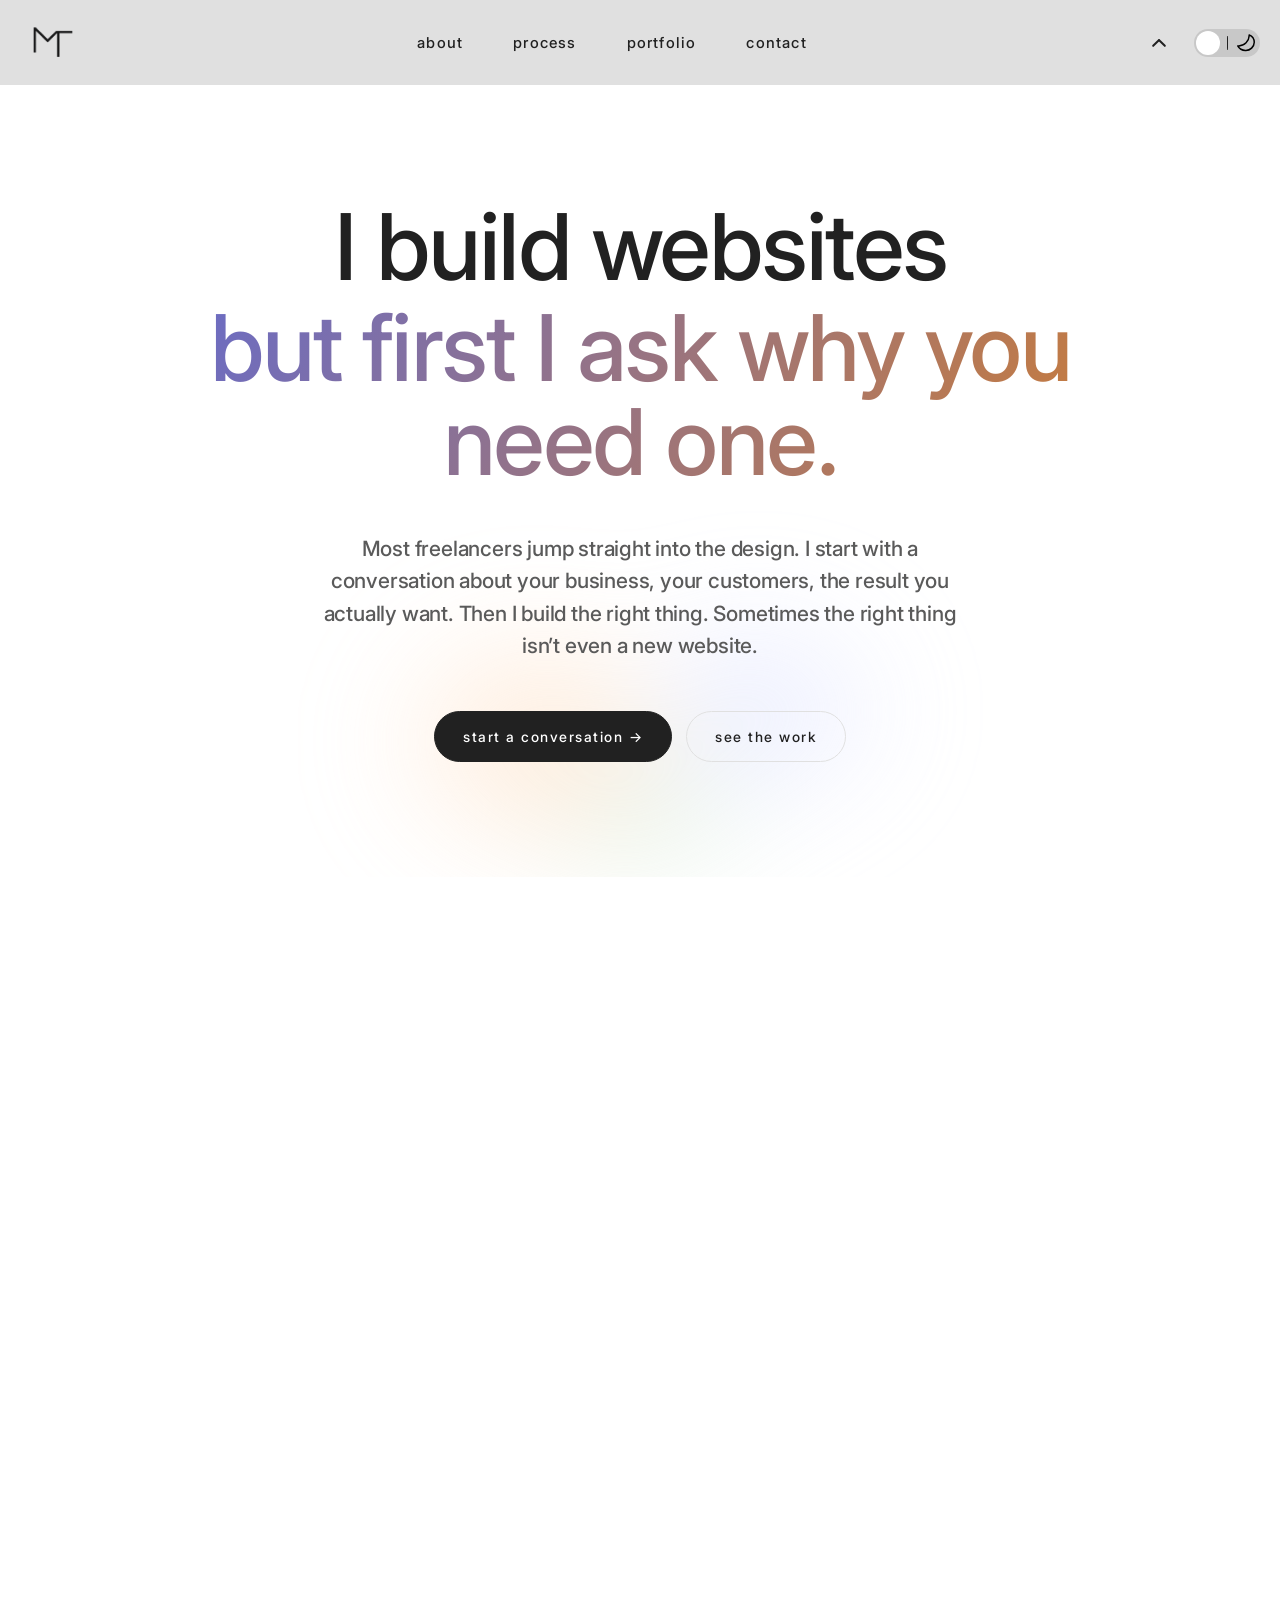
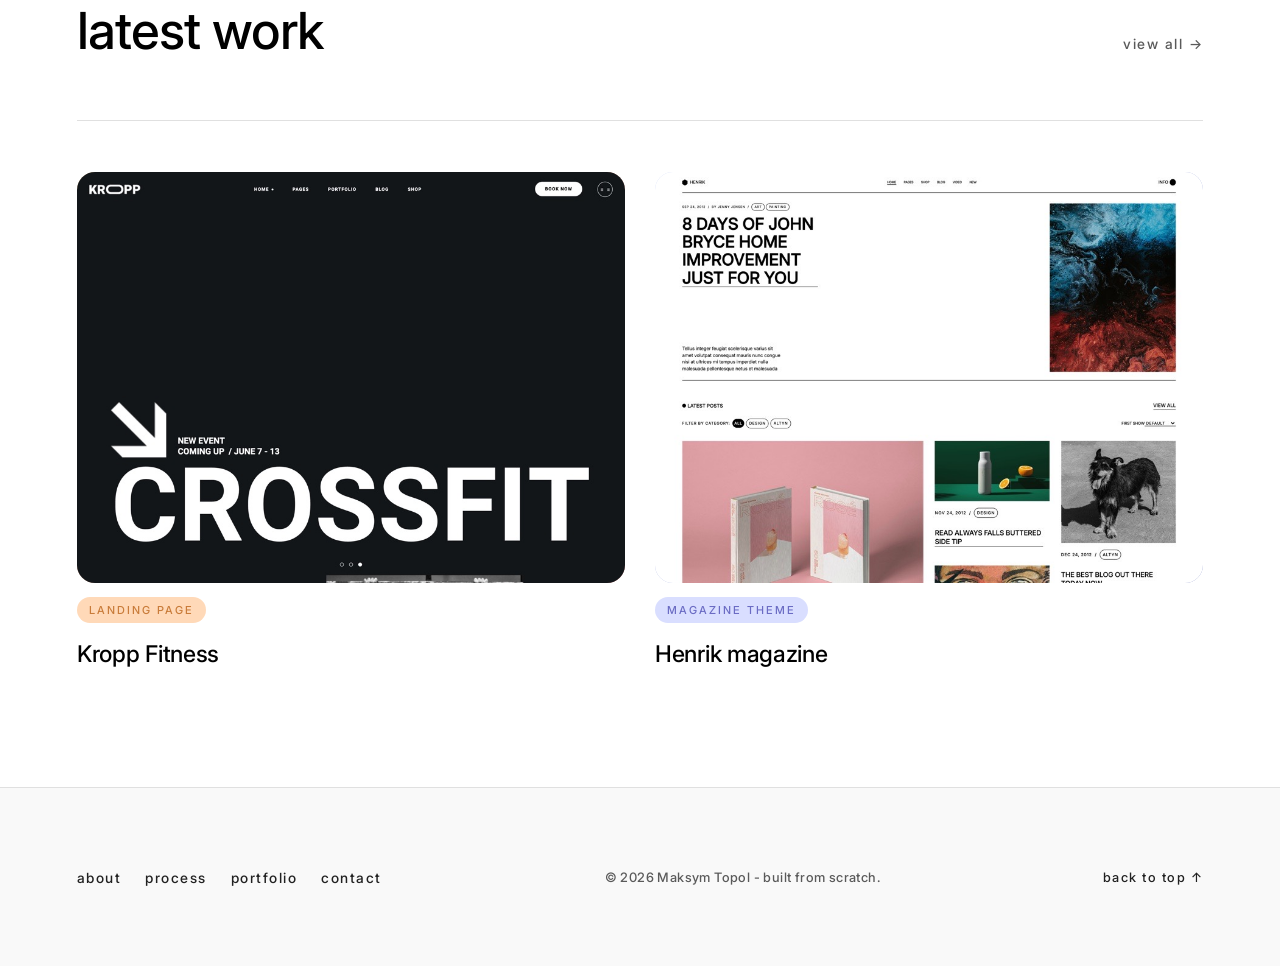
<file: index.html>
<!doctype html>
<html lang="en">
  <head>
    <meta charset="UTF-8" />
    <meta name="viewport" content="width=device-width, initial-scale=1.0" />
    <title>Maksym Topol - frontend developer</title>
    <meta
      name="description"
      content="Frontend developer who starts with your business problem, not the design. Websites for small businesses - and honest advice when you don't need one."
    />
    <link
      rel="preload"
      as="font"
      type="font/woff2"
      href="./fonts/transfonter.org-20250819-222520/Inter24pt-Medium.woff2"
      crossorigin
    />

    <link
      rel="preload"
      fetchpriority="high"
      as="image"
      href="icons/myLogo-icons/logo-black.png"
      type="image/png"
    />
    <link rel="icon" href="favicon.ico" />
    <link rel="icon" type="image/png" sizes="512x512" href="favicon-512.png" />
    <link rel="apple-touch-icon" href="apple-touch-icon.png" />

    <link rel="canonical" href="https://maksymtopol.com/" />
    <meta property="og:type" content="website" />
    <meta property="og:title" content="Maksym Topol - frontend developer" />
    <meta
      property="og:description"
      content="I build websites - but first I ask why you need one. Honest advice for small businesses."
    />
    <meta property="og:url" content="https://maksymtopol.com/" />
    <meta
      property="og:image"
      content="https://maksymtopol.com/images/og-image.jpg"
    />
    <meta name="twitter:card" content="summary_large_image" />

    <link rel="stylesheet" href="style.css" />
    <link rel="modulepreload" href="js-files/header/switch-header.js" />
    <link rel="modulepreload" href="js-files/header/language-dropdown-list.js" />
    <link rel="modulepreload" href="js-files/header/responsive-dropdown-list.js" />
    <link rel="modulepreload" href="js-files/body/skills-animation.js" />
    <link rel="modulepreload" href="js-files/body/scroll-reveal.js" />
    <link rel="modulepreload" href="js-files/body/work-lightbox.js" />
    <link rel="modulepreload" href="js-files/body/contact-form.js" />
    <link rel="modulepreload" href="js-files/i18n/i18n.js" />
    <link rel="modulepreload" href="js-files/i18n/translations.js" />
    <script type="application/ld+json">
      {
        "@context": "https://schema.org",
        "@type": "Person",
        "name": "Maksym Topol",
        "jobTitle": "Frontend Developer",
        "url": "https://maksymtopol.com/",
        "email": "mailto:maksym.prof@gmail.com",
        "sameAs": [
          "https://github.com/maksymtopol",
          "https://t.me/maksymtopol"
        ]
      }
    </script>
  </head>
  <body>
    <header class="header" id="header">
      <div class="header__adaptive-block"></div>
      <div class="header__block">
        <div class="hamburger" id="hamburger">
          <input
            type="checkbox"
            class="hamburger__input"
            id="hamburger-input"
          />
          <label
            for="hamburger-input"
            class="hamburger__label"
            id="hamburger-label"
          ></label>
        </div>
        <a href="index.html" class="link__header-logo">
          <img
            src="icons/myLogo-icons/logo-black.png"
            alt="Maksym Topol logo"
            class="img__header-logo"
            id="img-header-logo"
            width="65"
            height="65"
          />
        </a>
        <nav class="header__menu">
          <ul class="header__menu-list" id="header-menu-list">
            <li class="header__menu-item">
              <a
                href="about.html"
                class="header__menu-link"
                data-i18n="nav.about"
                >about</a
              >
            </li>
            <li class="header__menu-item">
              <a
                href="learn.html"
                class="header__menu-link"
                data-i18n="nav.learn"
                >process</a
              >
            </li>
            <li class="header__menu-item">
              <a
                href="portfolio.html"
                class="header__menu-link"
                data-i18n="nav.portfolio"
                >portfolio</a
              >
            </li>
            <li class="header__menu-item">
              <a
                href="contact.html"
                class="header__menu-link"
                data-i18n="nav.contact"
                >contact</a
              >
            </li>
          </ul>
        </nav>
        <div class="header__buttons" id="header-buttons">
          <div class="button__language">
            <input
              type="checkbox"
              class="button__language-dropdown"
              id="button-language-dropdown"
            />
            <label
              for="button-language-dropdown"
              class="label__language-dropdown"
            ></label>
          </div>
          <div class="language__block-content" id="language-block-content">
            <ul
              class="language__block-content-list"
              id="language-block-content-list"
            >
              <li class="language__block-content-item disabled" data-lang="en">
                EN
              </li>
              <li class="language__block-content-item" data-lang="fr">
                <a href="#" class="language__block-content-link">FR</a>
              </li>
              <li class="language__block-content-item" data-lang="ua">
                <a href="#" class="language__block-content-link">UA</a>
              </li>
              <li class="language__block-content-item" data-lang="ru">
                <a href="#" class="language__block-content-link">RU</a>
              </li>
            </ul>
          </div>
          <div class="theme__switch">
            <input
              type="checkbox"
              class="theme__switch-checkbox"
              id="theme-switch-checkbox"
            />
            <label class="theme__switch-label" for="theme-switch-checkbox">
              <span class="theme__switch-icon theme__switch-icon-sun">
                <svg
                  xmlns="http://www.w3.org/2000/svg"
                  width="20px"
                  height="55px"
                  viewBox="0 -2 24 24"
                  fill="#212121"
                >
                  <path
                    d="M12 3V4M12 20V21M4 12H3M6.31412 6.31412L5.5 5.5M17.6859 6.31412L18.5 5.5M6.31412 17.69L5.5 18.5001M17.6859 17.69L18.5 18.5001M21 12H20M16 12C16 14.2091 14.2091 16 12 16C9.79086 16 8 14.2091 8 12C8 9.79086 9.79086 8 12 8C14.2091 8 16 9.79086 16 12Z"
                    stroke="#000000"
                    stroke-width="2"
                    stroke-linecap="round"
                    stroke-linejoin="round"
                  />
                </svg>
              </span>
              <span class="theme__switch-icon theme__switch-icon-moon">
                <svg
                  xmlns="http://www.w3.org/2000/svg"
                  fill="#212121"
                  width="18px"
                  height="45px"
                  viewBox="0 -1 16 16"
                >
                  <path
                    d="M11.47 2.18a6.49 6.49 0 0 1 3.22 5.5 6.84 6.84 0 0 1-7.08 6.55 7.42 7.42 0 0 1-3.82-1 7 7 0 0 1-1.9-1.65 9.47 9.47 0 0 0 3.34-.74 9.92 9.92 0 0 0 3.3-2.24 10 10 0 0 0 2.94-6.42M10.82.45a.66.66 0 0 0-.66.69 8.63 8.63 0 0 1-2.55 6.54 8.68 8.68 0 0 1-6.09 2.57H.66a.66.66 0 0 0-.58 1 8.45 8.45 0 0 0 7.53 4.39A8.15 8.15 0 0 0 16 7.68 7.85 7.85 0 0 0 11.07.51a.61.61 0 0 0-.25-.06z"
                  />
                </svg>
              </span>
              <div class="theme__switch-ball"></div>
            </label>
          </div>
        </div>
      </div>
    </header>
    <main class="main" id="main">
      <section class="intro" id="intro-section">
        <div class="intro__halo" aria-hidden="true"></div>
        <div class="intro__content">
          <h1 class="intro__title">
            <span class="intro__title-line" data-i18n="intro.titleA"
              >I build websites</span
            >
            <span
              class="intro__title-line intro__title-line--accent"
              data-i18n="intro.titleB"
              >but first I ask why you need one.</span
            >
          </h1>
          <p class="intro__lead" data-i18n="intro.lead">
            Most freelancers jump straight into the design. I start with a
            conversation about your business, your customers, the result you
            actually want. Then I build the right thing. Sometimes the right
            thing isn't even a new website.
          </p>
          <div class="intro__actions">
            <a
              href="contact.html"
              class="intro__cta"
              data-i18n="intro.ctaPrimary"
              >start a conversation →</a
            >
            <a
              href="portfolio.html"
              class="intro__cta intro__cta--ghost"
              data-i18n="intro.ctaSecondary"
              >see the work</a
            >
          </div>
        </div>
      </section>
      <section class="skills" id="skills-section">
        <div class="skills__container">
          <a href="learn.html">
            <div class="skills__approach">
              <span
                class="skills__approach-title"
                data-i18n="skills.approachTitle"
                >the difference</span
              >
              <span
                class="skills__approach-chip skills__approach-chip-1"
                data-i18n="skills.approach1"
                >I ask first</span
              >
              <span
                class="skills__approach-chip skills__approach-chip-2"
                data-i18n="skills.approach2"
                >your business, not just a site</span
              >
              <span
                class="skills__approach-chip skills__approach-chip-3"
                data-i18n="skills.approach3"
                >honest advice</span
              >
            </div>
          </a>
          <a href="about.html#about-group">
            <div class="skills__stack">
              <span class="skills__stack-title" data-i18n="skills.stackTitle"
                >my stack</span
              >
              <img
                src="icons/body-icons/html-icon.png"
                alt="HTML icon"
                class="skills__stack-icon-html"
                width="100"
                height="100"
              />
              <img
                src="icons/body-icons/css-icon.png"
                alt="CSS icon"
                class="skills__stack-icon-css"
                width="86"
                height="86"
              />
              <img
                src="icons/body-icons/js-logo.png"
                alt="JavaScript icon"
                class="skills__stack-icon-js"
                width="86"
                height="86"
              />
              <img
                src="icons/body-icons/wp-icon.png"
                alt="WordPress icon"
                class="skills__stack-icon-wp"
                width="86"
                height="86"
              />
              <img
                src="icons/body-icons/react-icon.png"
                alt="React icon"
                class="skills__stack-icon-react"
                width="86"
                height="86"
              />
              <img
                src="icons/body-icons/sass-icon.png"
                alt="Sass icon"
                class="skills__stack-icon-sass"
                width="86"
                height="86"
              />
            </div>
          </a>
        </div>
      </section>
      <section class="latest" id="latest-section">
        <header class="latest__header" data-reveal="up">
          <h2 class="latest__title" data-i18n="latest.title">latest work</h2>
          <a href="portfolio.html" class="latest__more" data-i18n="latest.more"
            >view all →</a
          >
        </header>
        <div class="latest__grid">
          <a
            href="portfolio.html#kropp"
            class="latest__card"
            data-reveal="up"
          >
            <div class="latest__thumb latest__thumb--1">
              <img
                class="latest__shot"
                src="images/work/kropp-thumb.jpg"
                alt="Kropp Fitness - fitness landing page"
                width="900"
                height="675"
                loading="lazy"
              />
            </div>
            <span class="latest__category" data-i18n="latest.proj1.cat"
              >Landing page</span
            >
            <h3 class="latest__name" data-i18n="latest.proj1.name">
              Kropp Fitness
            </h3>
          </a>
          <a
            href="portfolio.html#magazine"
            class="latest__card"
            data-reveal="up"
          >
            <div class="latest__thumb latest__thumb--2">
              <img
                class="latest__shot"
                src="images/work/magazine-thumb.jpg"
                alt="Henrik magazine - editorial magazine layout"
                width="900"
                height="675"
                loading="lazy"
              />
            </div>
            <span class="latest__category" data-i18n="latest.proj2.cat"
              >Magazine theme</span
            >
            <h3 class="latest__name" data-i18n="latest.proj2.name">
              Henrik magazine
            </h3>
          </a>
        </div>
      </section>
    </main>
    <footer class="footer" id="footer">
      <div class="footer__inner">
        <ul class="footer__menu">
          <li><a href="about.html" class="header__menu-link" data-i18n="nav.about">about</a></li>
          <li><a href="learn.html" class="header__menu-link" data-i18n="nav.learn">process</a></li>
          <li>
            <a href="portfolio.html" class="header__menu-link" data-i18n="nav.portfolio">portfolio</a>
          </li>
          <li><a href="contact.html" class="header__menu-link" data-i18n="nav.contact">contact</a></li>
        </ul>
        <p class="footer__copy" data-i18n="footer.copy">
          © 2026 Maksym Topol - built from scratch.
        </p>
        <a href="#header" class="footer__top" data-i18n="footer.top"
          >back to top ↑</a
        >
      </div>
    </footer>
    <script src="script.js" type="module"></script>
  </body>
</html>
</file>
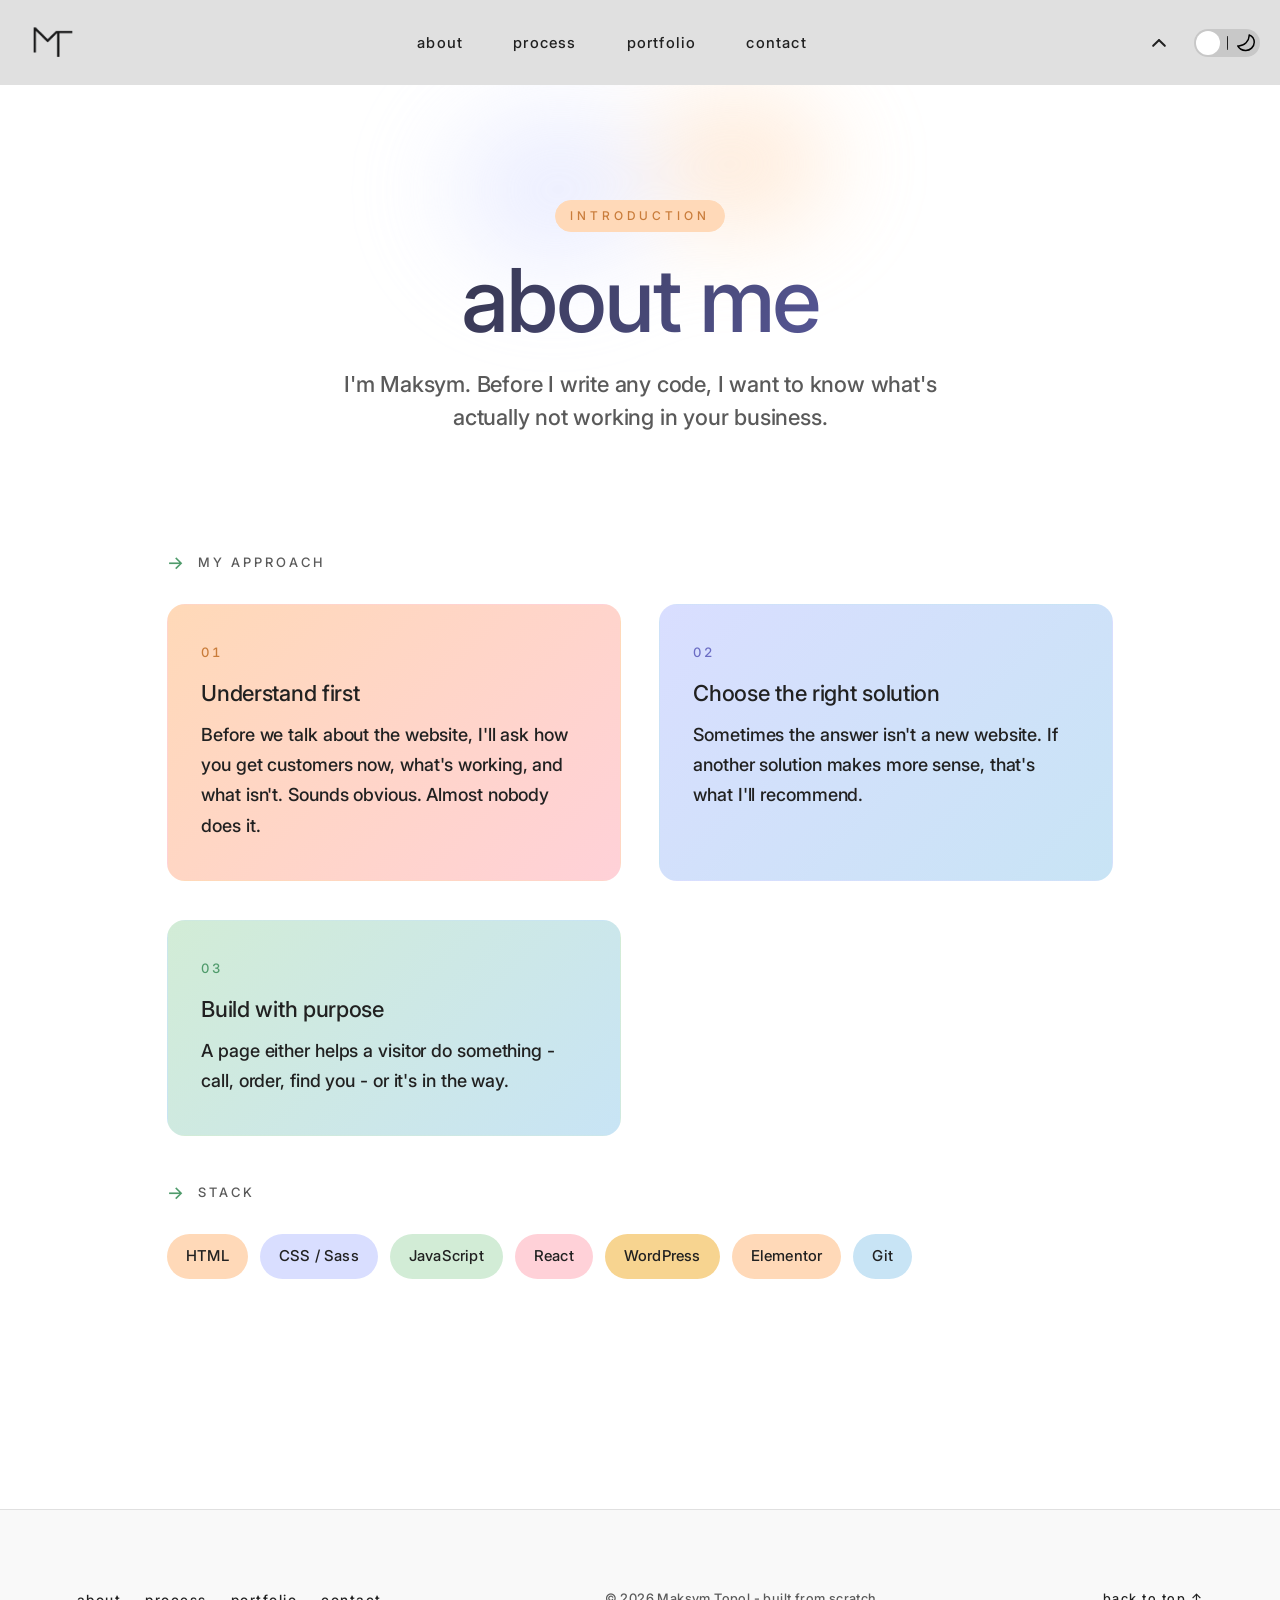
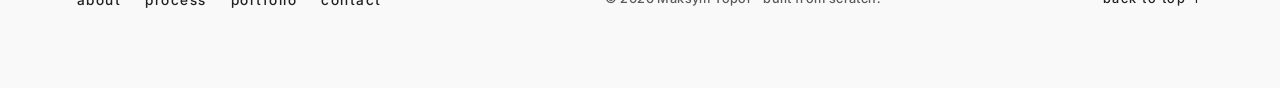
<file: about.html>
<!doctype html>
<html lang="en">
  <head>
    <meta charset="UTF-8" />
    <meta name="viewport" content="width=device-width, initial-scale=1.0" />
    <title>About - Maksym Topol</title>
    <meta
      name="description"
      content="I'm Maksym Topol. Before writing any code, I find out what's actually not working in your business."
    />
    <link
      rel="preload"
      as="font"
      type="font/woff2"
      href="./fonts/transfonter.org-20250819-222520/Inter24pt-Medium.woff2"
      crossorigin
    />

    <link
      rel="preload"
      fetchpriority="high"
      as="image"
      href="icons/myLogo-icons/logo-black.png"
      type="image/png"
    />
    <link rel="icon" href="favicon.ico" />
    <link rel="icon" type="image/png" sizes="512x512" href="favicon-512.png" />
    <link rel="apple-touch-icon" href="apple-touch-icon.png" />

    <link rel="canonical" href="https://maksymtopol.com/about.html" />
    <meta property="og:type" content="website" />
    <meta property="og:title" content="About - Maksym Topol" />
    <meta
      property="og:description"
      content="I'm Maksym Topol. Before writing any code, I find out what's actually not working in your business."
    />
    <meta property="og:url" content="https://maksymtopol.com/about.html" />
    <meta
      property="og:image"
      content="https://maksymtopol.com/images/og-image.jpg"
    />
    <meta name="twitter:card" content="summary_large_image" />

    <link rel="stylesheet" href="style.css" />
    <link rel="modulepreload" href="js-files/header/switch-header.js" />
    <link rel="modulepreload" href="js-files/header/language-dropdown-list.js" />
    <link rel="modulepreload" href="js-files/header/responsive-dropdown-list.js" />
    <link rel="modulepreload" href="js-files/body/skills-animation.js" />
    <link rel="modulepreload" href="js-files/body/scroll-reveal.js" />
    <link rel="modulepreload" href="js-files/body/work-lightbox.js" />
    <link rel="modulepreload" href="js-files/body/contact-form.js" />
    <link rel="modulepreload" href="js-files/i18n/i18n.js" />
    <link rel="modulepreload" href="js-files/i18n/translations.js" />
  </head>
  <body>
    <header class="header" id="header">
      <div class="header__adaptive-block"></div>
      <div class="header__block">
        <div class="hamburger" id="hamburger">
          <input
            type="checkbox"
            class="hamburger__input"
            id="hamburger-input"
          />
          <label
            for="hamburger-input"
            class="hamburger__label"
            id="hamburger-label"
          ></label>
        </div>
        <a href="index.html" class="link__header-logo">
          <img
            src="icons/myLogo-icons/logo-black.png"
            alt="Maksym Topol logo"
            class="img__header-logo"
            id="img-header-logo"
            width="65"
            height="65"
          />
        </a>
        <nav class="header__menu">
          <ul class="header__menu-list" id="header-menu-list">
            <li class="header__menu-item">
              <a
                href="about.html"
                class="header__menu-link"
                data-i18n="nav.about"
                >about</a
              >
            </li>
            <li class="header__menu-item">
              <a
                href="learn.html"
                class="header__menu-link"
                data-i18n="nav.learn"
                >process</a
              >
            </li>
            <li class="header__menu-item">
              <a
                href="portfolio.html"
                class="header__menu-link"
                data-i18n="nav.portfolio"
                >portfolio</a
              >
            </li>
            <li class="header__menu-item">
              <a
                href="contact.html"
                class="header__menu-link"
                data-i18n="nav.contact"
                >contact</a
              >
            </li>
          </ul>
        </nav>
        <div class="header__buttons" id="header-buttons">
          <div class="button__language">
            <input
              type="checkbox"
              class="button__language-dropdown"
              id="button-language-dropdown"
            />
            <label
              for="button-language-dropdown"
              class="label__language-dropdown"
            ></label>
          </div>
          <div class="language__block-content" id="language-block-content">
            <ul
              class="language__block-content-list"
              id="language-block-content-list"
            >
              <li class="language__block-content-item disabled" data-lang="en">
                EN
              </li>
              <li class="language__block-content-item" data-lang="fr">
                <a href="#" class="language__block-content-link">FR</a>
              </li>
              <li class="language__block-content-item" data-lang="ua">
                <a href="#" class="language__block-content-link">UA</a>
              </li>
              <li class="language__block-content-item" data-lang="ru">
                <a href="#" class="language__block-content-link">RU</a>
              </li>
            </ul>
          </div>
          <div class="theme__switch">
            <input
              type="checkbox"
              class="theme__switch-checkbox"
              id="theme-switch-checkbox"
            />
            <label class="theme__switch-label" for="theme-switch-checkbox">
              <span class="theme__switch-icon theme__switch-icon-sun">
                <svg
                  xmlns="http://www.w3.org/2000/svg"
                  width="20px"
                  height="55px"
                  viewBox="0 -2 24 24"
                  fill="#212121"
                >
                  <path
                    d="M12 3V4M12 20V21M4 12H3M6.31412 6.31412L5.5 5.5M17.6859 6.31412L18.5 5.5M6.31412 17.69L5.5 18.5001M17.6859 17.69L18.5 18.5001M21 12H20M16 12C16 14.2091 14.2091 16 12 16C9.79086 16 8 14.2091 8 12C8 9.79086 9.79086 8 12 8C14.2091 8 16 9.79086 16 12Z"
                    stroke="#000000"
                    stroke-width="2"
                    stroke-linecap="round"
                    stroke-linejoin="round"
                  />
                </svg>
              </span>
              <span class="theme__switch-icon theme__switch-icon-moon">
                <svg
                  xmlns="http://www.w3.org/2000/svg"
                  fill="#212121"
                  width="18px"
                  height="45px"
                  viewBox="0 -1 16 16"
                >
                  <path
                    d="M11.47 2.18a6.49 6.49 0 0 1 3.22 5.5 6.84 6.84 0 0 1-7.08 6.55 7.42 7.42 0 0 1-3.82-1 7 7 0 0 1-1.9-1.65 9.47 9.47 0 0 0 3.34-.74 9.92 9.92 0 0 0 3.3-2.24 10 10 0 0 0 2.94-6.42M10.82.45a.66.66 0 0 0-.66.69 8.63 8.63 0 0 1-2.55 6.54 8.68 8.68 0 0 1-6.09 2.57H.66a.66.66 0 0 0-.58 1 8.45 8.45 0 0 0 7.53 4.39A8.15 8.15 0 0 0 16 7.68 7.85 7.85 0 0 0 11.07.51a.61.61 0 0 0-.25-.06z"
                  />
                </svg>
              </span>
              <div class="theme__switch-ball"></div>
            </label>
          </div>
        </div>
      </div>
    </header>
    <main class="main" id="main">
      <section class="about" id="about-section">
        <div class="about__halo" aria-hidden="true"></div>

        <header class="about__intro" data-reveal="up">
          <span class="about__eyebrow" data-i18n="about.eyebrow"
            >introduction</span
          >
          <h1 class="about__title" data-i18n="about.title">about me</h1>
          <p class="about__lead" data-i18n="about.lead">
            I'm Maksym. Before I write any code, I want to know what's actually
            not working in your business.
          </p>
        </header>

        <h2 class="about__group-title about__approach-title" data-reveal="up">
          <span class="about__group-arrow" aria-hidden="true">→</span>
          <span data-i18n="about.approachTitle">my approach</span>
        </h2>

        <div class="about__story">
          <article class="about__card about__card--peach" data-reveal="left">
            <span class="about__card-num">01</span>
            <h3 class="about__card-title" data-i18n="about.card1Title">
              Understand first
            </h3>
            <p class="about__card-text" data-i18n="about.card1Body">
              Before we talk about the website, I'll ask how you get customers
              now, what's working, and what isn't. Sounds obvious. Almost
              nobody does it.
            </p>
          </article>
          <article
            class="about__card about__card--lavender"
            data-reveal="right"
          >
            <span class="about__card-num">02</span>
            <h3 class="about__card-title" data-i18n="about.card2Title">
              Choose the right solution
            </h3>
            <p class="about__card-text" data-i18n="about.card2Body">
              Sometimes the answer isn't a new website. If another solution
              makes more sense, that's what I'll recommend.
            </p>
          </article>
          <article class="about__card about__card--sage" data-reveal="left">
            <span class="about__card-num">03</span>
            <h3 class="about__card-title" data-i18n="about.card3Title">
              Build with purpose
            </h3>
            <p class="about__card-text" data-i18n="about.card3Body">
              A page either helps a visitor do something - call, order, find
              you - or it's in the way.
            </p>
          </article>
        </div>

        <section class="about__group" id="about-group" data-reveal="left">
          <h2 class="about__group-title">
            <span class="about__group-arrow" aria-hidden="true">→</span>
            <span data-i18n="about.skillsTitle">stack</span>
          </h2>
          <ul class="about__chips">
            <li class="about__chip about__chip--c1">HTML</li>
            <li class="about__chip about__chip--c2">CSS / Sass</li>
            <li class="about__chip about__chip--c3">JavaScript</li>
            <li class="about__chip about__chip--c4">React</li>
            <li class="about__chip about__chip--c5">WordPress</li>
            <li class="about__chip about__chip--c1">Elementor</li>
            <li class="about__chip about__chip--c6">Git</li>
          </ul>
        </section>

      </section>
    </main>
    <footer class="footer" id="footer">
      <div class="footer__inner">
        <ul class="footer__menu">
          <li><a href="about.html" class="header__menu-link" data-i18n="nav.about">about</a></li>
          <li><a href="learn.html" class="header__menu-link" data-i18n="nav.learn">process</a></li>
          <li>
            <a href="portfolio.html" class="header__menu-link" data-i18n="nav.portfolio">portfolio</a>
          </li>
          <li><a href="contact.html" class="header__menu-link" data-i18n="nav.contact">contact</a></li>
        </ul>
        <p class="footer__copy" data-i18n="footer.copy">
          © 2026 Maksym Topol - built from scratch.
        </p>
        <a href="#header" class="footer__top" data-i18n="footer.top"
          >back to top ↑</a
        >
      </div>
    </footer>
    <script src="script.js" type="module"></script>
  </body>
</html>
</file>
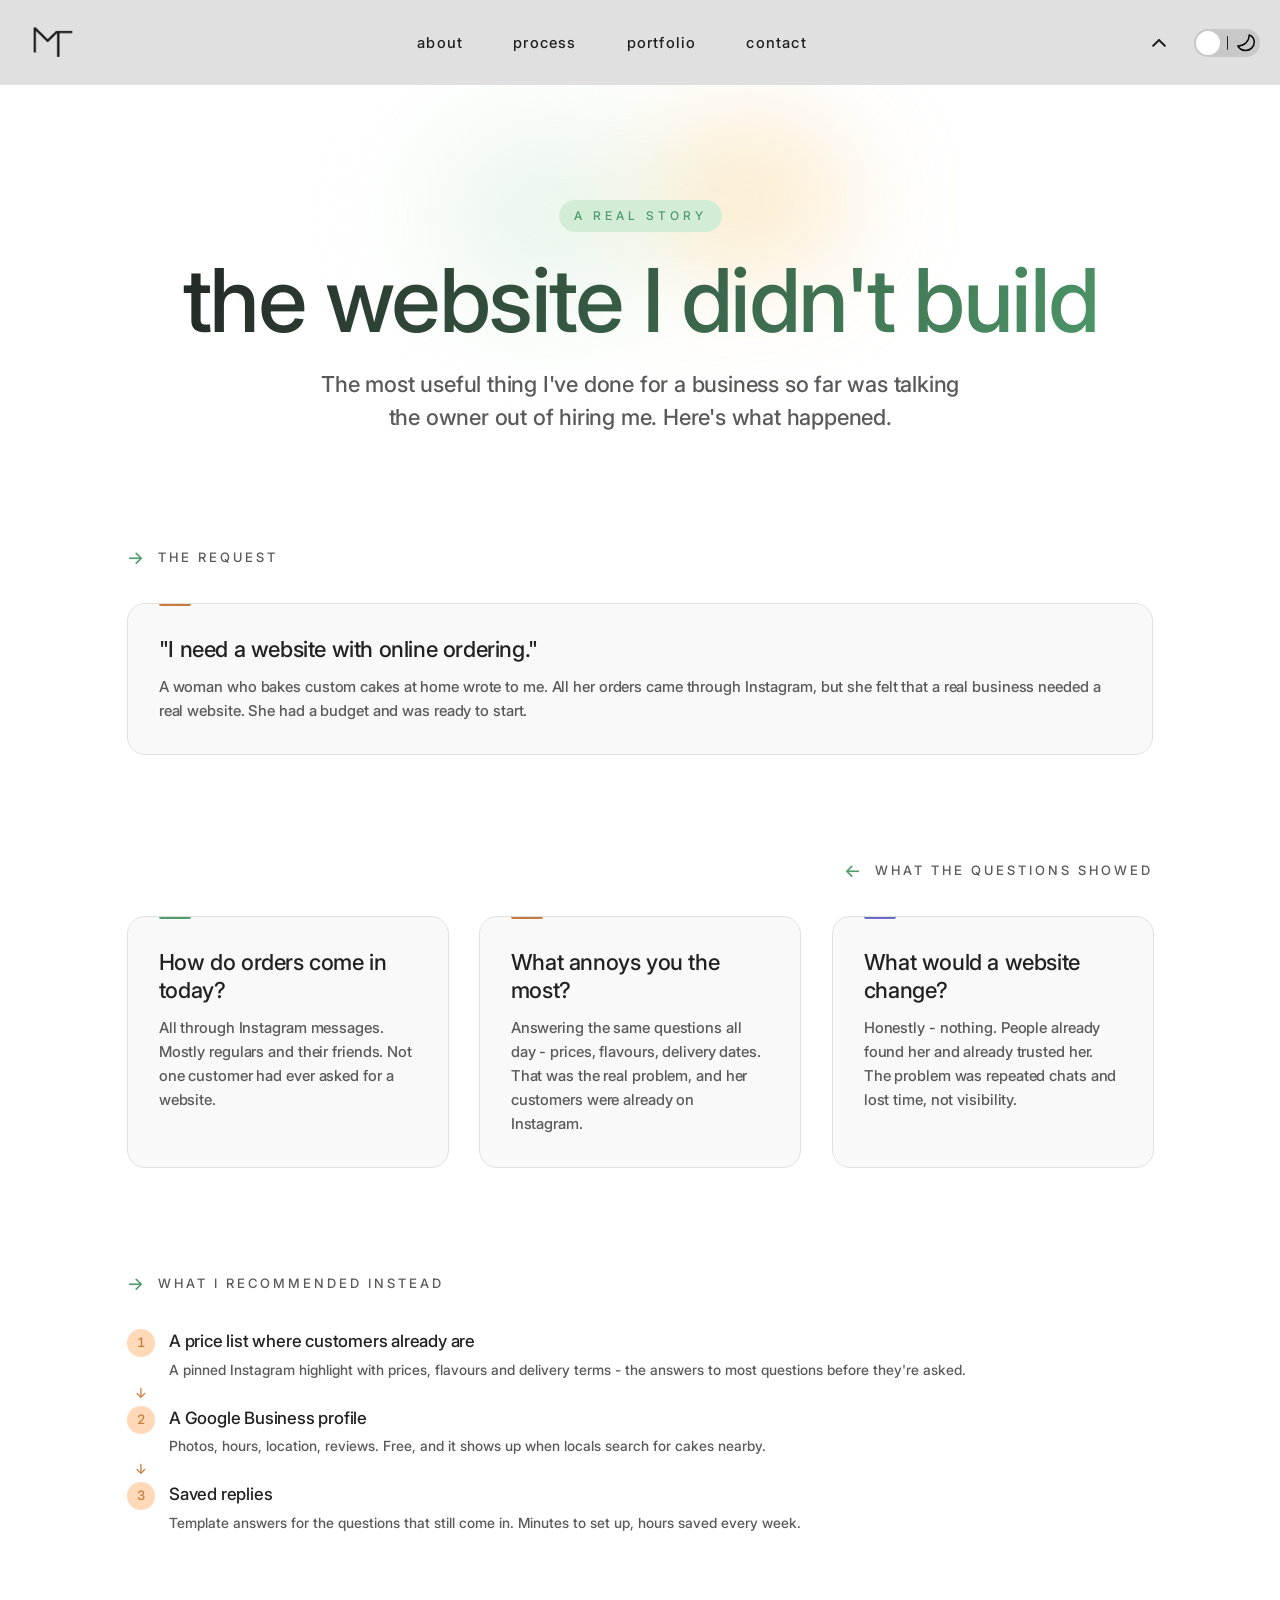
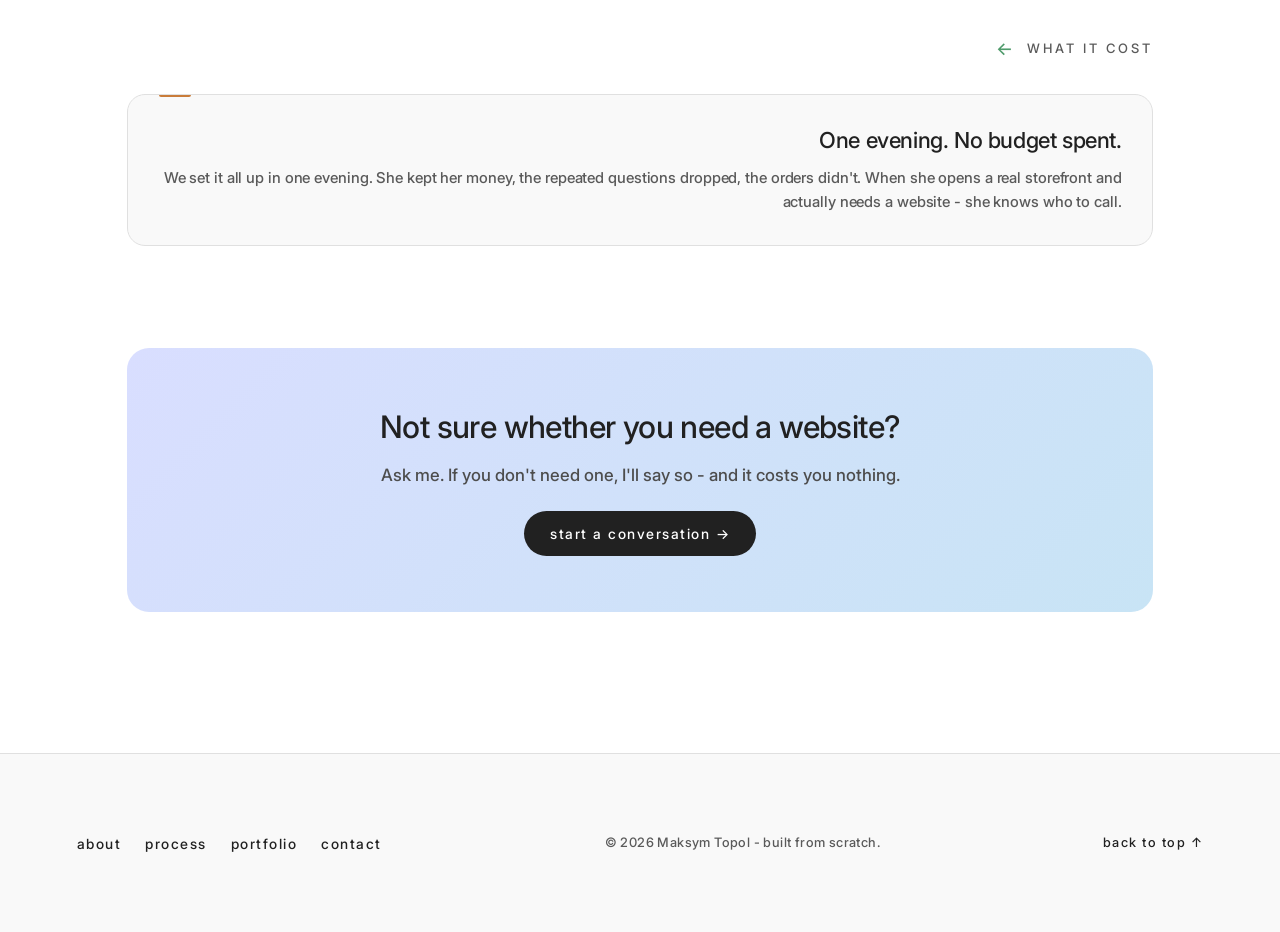
<file: case-no-website.html>
<!doctype html>
<html lang="en">
  <head>
    <meta charset="UTF-8" />
    <meta name="viewport" content="width=device-width, initial-scale=1.0" />
    <title>The website I didn't build - Maksym Topol</title>
    <meta
      name="description"
      content="Why I told a client not to build a website: a real story about how a few questions saved her budget."
    />
    <link
      rel="preload"
      as="font"
      type="font/woff2"
      href="./fonts/transfonter.org-20250819-222520/Inter24pt-Medium.woff2"
      crossorigin
    />

    <link
      rel="preload"
      fetchpriority="high"
      as="image"
      href="icons/myLogo-icons/logo-black.png"
      type="image/png"
    />
    <link rel="icon" href="favicon.ico" />
    <link rel="icon" type="image/png" sizes="512x512" href="favicon-512.png" />
    <link rel="apple-touch-icon" href="apple-touch-icon.png" />

    <link
      rel="canonical"
      href="https://maksymtopol.com/case-no-website.html"
    />
    <meta property="og:type" content="article" />
    <meta
      property="og:title"
      content="The website I didn't build - Maksym Topol"
    />
    <meta
      property="og:description"
      content="Why I told a client not to build a website: a real story about how a few questions saved her budget."
    />
    <meta
      property="og:url"
      content="https://maksymtopol.com/case-no-website.html"
    />
    <meta
      property="og:image"
      content="https://maksymtopol.com/images/og-image.jpg"
    />
    <meta name="twitter:card" content="summary_large_image" />

    <link rel="stylesheet" href="style.css" />
    <link rel="modulepreload" href="js-files/header/switch-header.js" />
    <link rel="modulepreload" href="js-files/header/language-dropdown-list.js" />
    <link rel="modulepreload" href="js-files/header/responsive-dropdown-list.js" />
    <link rel="modulepreload" href="js-files/body/skills-animation.js" />
    <link rel="modulepreload" href="js-files/body/scroll-reveal.js" />
    <link rel="modulepreload" href="js-files/body/work-lightbox.js" />
    <link rel="modulepreload" href="js-files/body/contact-form.js" />
    <link rel="modulepreload" href="js-files/i18n/i18n.js" />
    <link rel="modulepreload" href="js-files/i18n/translations.js" />
  </head>
  <body>
    <header class="header" id="header">
      <div class="header__adaptive-block"></div>
      <div class="header__block">
        <div class="hamburger" id="hamburger">
          <input
            type="checkbox"
            class="hamburger__input"
            id="hamburger-input"
          />
          <label
            for="hamburger-input"
            class="hamburger__label"
            id="hamburger-label"
          ></label>
        </div>
        <a href="index.html" class="link__header-logo">
          <img
            src="icons/myLogo-icons/logo-black.png"
            alt="Maksym Topol logo"
            class="img__header-logo"
            id="img-header-logo"
            width="65"
            height="65"
          />
        </a>
        <nav class="header__menu">
          <ul class="header__menu-list" id="header-menu-list">
            <li class="header__menu-item">
              <a
                href="about.html"
                class="header__menu-link"
                data-i18n="nav.about"
                >about</a
              >
            </li>
            <li class="header__menu-item">
              <a
                href="learn.html"
                class="header__menu-link"
                data-i18n="nav.learn"
                >process</a
              >
            </li>
            <li class="header__menu-item">
              <a
                href="portfolio.html"
                class="header__menu-link"
                data-i18n="nav.portfolio"
                >portfolio</a
              >
            </li>
            <li class="header__menu-item">
              <a
                href="contact.html"
                class="header__menu-link"
                data-i18n="nav.contact"
                >contact</a
              >
            </li>
          </ul>
        </nav>
        <div class="header__buttons" id="header-buttons">
          <div class="button__language">
            <input
              type="checkbox"
              class="button__language-dropdown"
              id="button-language-dropdown"
            />
            <label
              for="button-language-dropdown"
              class="label__language-dropdown"
            ></label>
          </div>
          <div class="language__block-content" id="language-block-content">
            <ul
              class="language__block-content-list"
              id="language-block-content-list"
            >
              <li class="language__block-content-item disabled" data-lang="en">
                EN
              </li>
              <li class="language__block-content-item" data-lang="fr">
                <a href="#" class="language__block-content-link">FR</a>
              </li>
              <li class="language__block-content-item" data-lang="ua">
                <a href="#" class="language__block-content-link">UA</a>
              </li>
              <li class="language__block-content-item" data-lang="ru">
                <a href="#" class="language__block-content-link">RU</a>
              </li>
            </ul>
          </div>
          <div class="theme__switch">
            <input
              type="checkbox"
              class="theme__switch-checkbox"
              id="theme-switch-checkbox"
            />
            <label class="theme__switch-label" for="theme-switch-checkbox">
              <span class="theme__switch-icon theme__switch-icon-sun">
                <svg
                  xmlns="http://www.w3.org/2000/svg"
                  width="20px"
                  height="55px"
                  viewBox="0 -2 24 24"
                  fill="#212121"
                >
                  <path
                    d="M12 3V4M12 20V21M4 12H3M6.31412 6.31412L5.5 5.5M17.6859 6.31412L18.5 5.5M6.31412 17.69L5.5 18.5001M17.6859 17.69L18.5 18.5001M21 12H20M16 12C16 14.2091 14.2091 16 12 16C9.79086 16 8 14.2091 8 12C8 9.79086 9.79086 8 12 8C14.2091 8 16 9.79086 16 12Z"
                    stroke="#000000"
                    stroke-width="2"
                    stroke-linecap="round"
                    stroke-linejoin="round"
                  />
                </svg>
              </span>
              <span class="theme__switch-icon theme__switch-icon-moon">
                <svg
                  xmlns="http://www.w3.org/2000/svg"
                  fill="#212121"
                  width="18px"
                  height="45px"
                  viewBox="0 -1 16 16"
                >
                  <path
                    d="M11.47 2.18a6.49 6.49 0 0 1 3.22 5.5 6.84 6.84 0 0 1-7.08 6.55 7.42 7.42 0 0 1-3.82-1 7 7 0 0 1-1.9-1.65 9.47 9.47 0 0 0 3.34-.74 9.92 9.92 0 0 0 3.3-2.24 10 10 0 0 0 2.94-6.42M10.82.45a.66.66 0 0 0-.66.69 8.63 8.63 0 0 1-2.55 6.54 8.68 8.68 0 0 1-6.09 2.57H.66a.66.66 0 0 0-.58 1 8.45 8.45 0 0 0 7.53 4.39A8.15 8.15 0 0 0 16 7.68 7.85 7.85 0 0 0 11.07.51a.61.61 0 0 0-.25-.06z"
                  />
                </svg>
              </span>
              <div class="theme__switch-ball"></div>
            </label>
          </div>
        </div>
      </div>
    </header>
    <main class="main" id="main">
      <section class="learn" id="case-section">
        <div class="learn__halo" aria-hidden="true"></div>

        <header class="learn__intro" data-reveal="up">
          <span class="learn__eyebrow" data-i18n="case.eyebrow"
            >a real story</span
          >
          <h1 class="learn__title" data-i18n="case.title">
            the website I didn't build
          </h1>
          <p class="learn__lead" data-i18n="case.lead">
            The most useful thing I've done for a business so far was talking
            the owner out of hiring me. Here's what happened.
          </p>
        </header>

        <section class="learn__group" data-reveal="up">
          <h2 class="learn__group-title">
            <span class="learn__group-arrow" aria-hidden="true">→</span>
            <span data-i18n="case.requestTitle">the request</span>
          </h2>
          <article class="learn__note learn__note--case">
            <h3 class="learn__note-title" data-i18n="case.requestNoteTitle">
              "I need a website with online ordering."
            </h3>
            <p class="learn__note-body" data-i18n="case.requestNoteBody">
              A woman who bakes custom cakes at home wrote to me. All her
              orders came through Instagram, but she felt that a real business
              needed a real website. She had a budget and was ready to start.
            </p>
          </article>
        </section>

        <section class="learn__group learn__group--right" data-reveal="up">
          <h2 class="learn__group-title">
            <span class="learn__group-arrow" aria-hidden="true">→</span>
            <span data-i18n="case.foundTitle">what the questions showed</span>
          </h2>

          <div class="learn__notes">
            <article class="learn__note" data-reveal="left">
              <h3 class="learn__note-title" data-i18n="case.q1Title">
                How do orders come in today?
              </h3>
              <p class="learn__note-body" data-i18n="case.q1Body">
                All through Instagram messages. Mostly regulars and their
                friends. Not one customer had ever asked for a website.
              </p>
            </article>

            <article class="learn__note" data-reveal="up">
              <h3 class="learn__note-title" data-i18n="case.q2Title">
                What annoys you the most?
              </h3>
              <p class="learn__note-body" data-i18n="case.q2Body">
                Answering the same questions all day - prices, flavours,
                delivery dates. That was the real problem, and her customers
                were already on Instagram.
              </p>
            </article>

            <article class="learn__note" data-reveal="right">
              <h3 class="learn__note-title" data-i18n="case.q3Title">
                What would a website change?
              </h3>
              <p class="learn__note-body" data-i18n="case.q3Body">
                Honestly - nothing. People already found her and already
                trusted her. The problem was repeated chats and lost time, not
                visibility.
              </p>
            </article>
          </div>
        </section>

        <section class="learn__group" data-reveal="up">
          <h2 class="learn__group-title">
            <span class="learn__group-arrow" aria-hidden="true">→</span>
            <span data-i18n="case.recTitle">what I recommended instead</span>
          </h2>
          <ol class="learn__flow">
            <li class="learn__flow-step">
              <span class="learn__flow-num">1</span>
              <div class="learn__flow-text">
                <h4 class="learn__flow-title" data-i18n="case.rec1Title">
                  A price list where customers already are
                </h4>
                <p class="learn__flow-body" data-i18n="case.rec1Body">
                  A pinned Instagram highlight with prices, flavours and
                  delivery terms - the answers to most questions before
                  they're asked.
                </p>
              </div>
            </li>
            <li class="learn__flow-step">
              <span class="learn__flow-num">2</span>
              <div class="learn__flow-text">
                <h4 class="learn__flow-title" data-i18n="case.rec2Title">
                  A Google Business profile
                </h4>
                <p class="learn__flow-body" data-i18n="case.rec2Body">
                  Photos, hours, location, reviews. Free, and it shows up when
                  locals search for cakes nearby.
                </p>
              </div>
            </li>
            <li class="learn__flow-step">
              <span class="learn__flow-num">3</span>
              <div class="learn__flow-text">
                <h4 class="learn__flow-title" data-i18n="case.rec3Title">
                  Saved replies
                </h4>
                <p class="learn__flow-body" data-i18n="case.rec3Body">
                  Template answers for the questions that still come in.
                  Minutes to set up, hours saved every week.
                </p>
              </div>
            </li>
          </ol>
        </section>

        <section class="learn__group learn__group--right" data-reveal="up">
          <h2 class="learn__group-title">
            <span class="learn__group-arrow" aria-hidden="true">→</span>
            <span data-i18n="case.costTitle">what it cost</span>
          </h2>
          <article class="learn__note learn__note--case">
            <h3 class="learn__note-title" data-i18n="case.costNoteTitle">
              One evening. No budget spent.
            </h3>
            <p class="learn__note-body" data-i18n="case.costNoteBody">
              We set it all up in one evening. She kept her money, the repeated
              questions dropped, the orders didn't. When she opens a real
              storefront and actually needs a website - she knows who to call.
            </p>
          </article>
        </section>

        <section class="learn__cta" data-reveal="up">
          <h2 class="learn__cta-title" data-i18n="case.ctaTitle">
            Not sure whether you need a website?
          </h2>
          <p class="learn__cta-body" data-i18n="case.ctaBody">
            Ask me. If you don't need one, I'll say so - and it costs you
            nothing.
          </p>
          <a
            href="contact.html"
            class="learn__cta-link"
            data-i18n="case.ctaLink"
            >start a conversation →</a
          >
        </section>
      </section>
    </main>
    <footer class="footer" id="footer">
      <div class="footer__inner">
        <ul class="footer__menu">
          <li><a href="about.html" class="header__menu-link" data-i18n="nav.about">about</a></li>
          <li><a href="learn.html" class="header__menu-link" data-i18n="nav.learn">process</a></li>
          <li>
            <a href="portfolio.html" class="header__menu-link" data-i18n="nav.portfolio">portfolio</a>
          </li>
          <li><a href="contact.html" class="header__menu-link" data-i18n="nav.contact">contact</a></li>
        </ul>
        <p class="footer__copy" data-i18n="footer.copy">
          © 2026 Maksym Topol - built from scratch.
        </p>
        <a href="#header" class="footer__top" data-i18n="footer.top"
          >back to top ↑</a
        >
      </div>
    </footer>
    <script src="script.js" type="module"></script>
  </body>
</html>
</file>
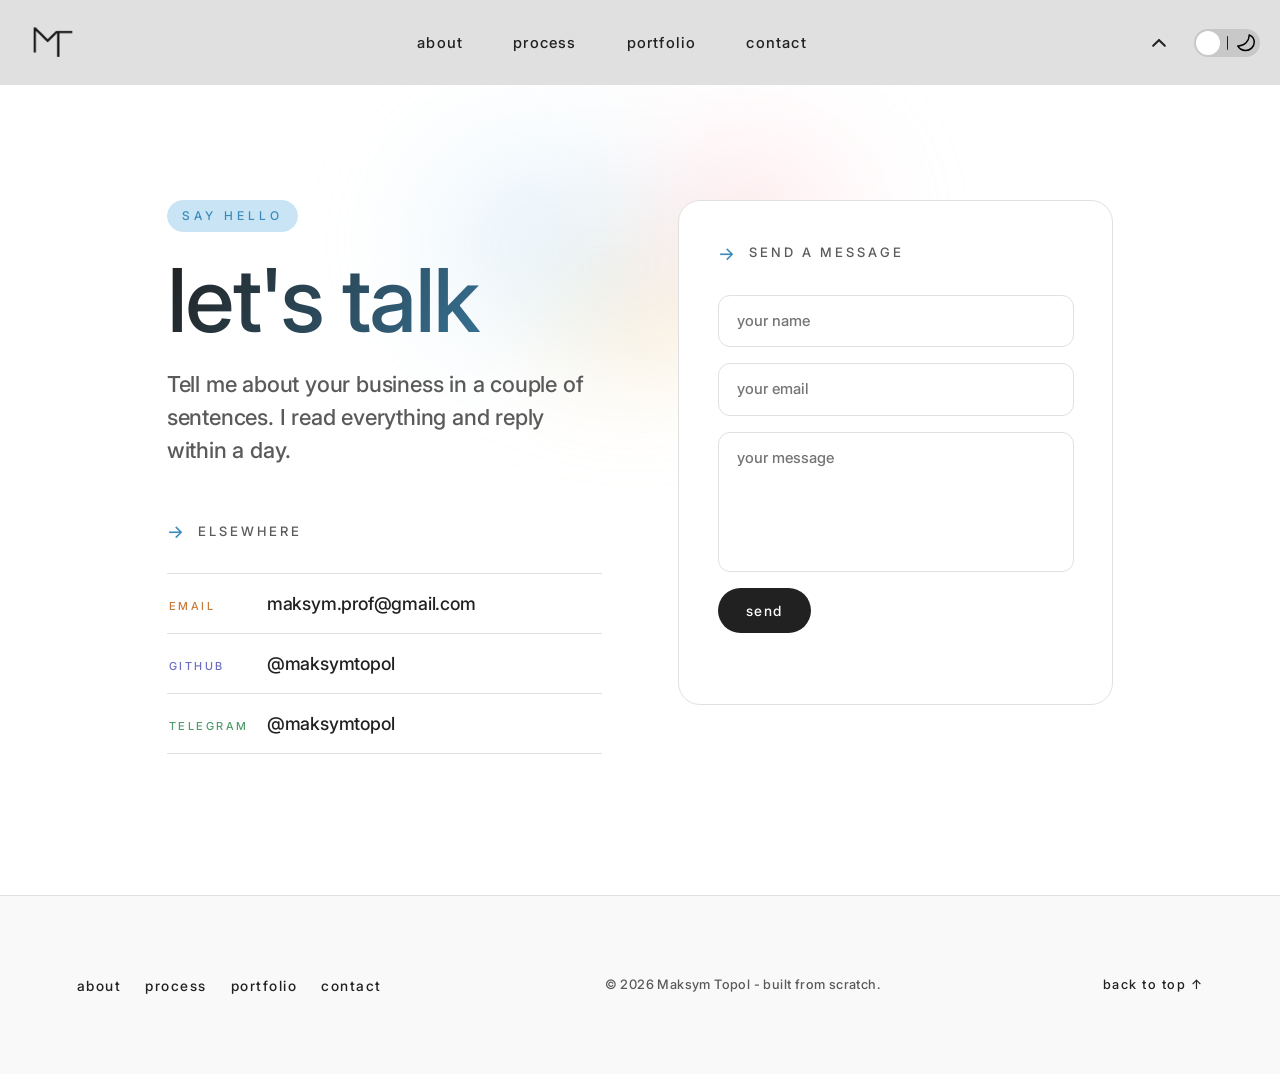
<file: contact.html>
<!DOCTYPE html>
<html lang="en">
<head>
    <meta charset="UTF-8">
    <meta name="viewport" content="width=device-width, initial-scale=1.0">
    <title>Contact - Maksym Topol</title>
    <meta name="description" content="Tell me about your business in a couple of sentences. I read everything and reply within a day.">
    <link rel="canonical" href="https://maksymtopol.com/contact.html">
    <meta property="og:type" content="website">
    <meta property="og:title" content="Contact - Maksym Topol">
    <meta property="og:description" content="Tell me about your business in a couple of sentences. I read everything and reply within a day.">
    <meta property="og:url" content="https://maksymtopol.com/contact.html">
    <meta property="og:image" content="https://maksymtopol.com/images/og-image.jpg">
    <meta name="twitter:card" content="summary_large_image">
    <link rel="preload" as="font" type="font/woff2" href="./fonts/transfonter.org-20250819-222520/Inter24pt-Medium.woff2" crossorigin>

    <link rel="preload" fetchpriority="high" as="image" href="icons/myLogo-icons/logo-black.png" type="image/png">
    <link rel="icon" href="favicon.ico">
    <link rel="icon" type="image/png" sizes="512x512" href="favicon-512.png">
    <link rel="apple-touch-icon" href="apple-touch-icon.png">

    <link rel="stylesheet" href="style.css">
    <link rel="modulepreload" href="js-files/header/switch-header.js">
    <link rel="modulepreload" href="js-files/header/language-dropdown-list.js">
    <link rel="modulepreload" href="js-files/header/responsive-dropdown-list.js">
    <link rel="modulepreload" href="js-files/body/skills-animation.js">
    <link rel="modulepreload" href="js-files/body/scroll-reveal.js">
    <link rel="modulepreload" href="js-files/body/work-lightbox.js">
    <link rel="modulepreload" href="js-files/body/contact-form.js">
    <link rel="modulepreload" href="js-files/i18n/i18n.js">
    <link rel="modulepreload" href="js-files/i18n/translations.js">
</head>
<body>
    <header class="header" id="header">
        <div class="header__adaptive-block"></div>
        <div class="header__block">
            <div class="hamburger" id="hamburger">
                <input type="checkbox" class="hamburger__input" id="hamburger-input">
                <label for="hamburger-input" class="hamburger__label" id="hamburger-label"></label>
            </div>
            <a href="index.html" class="link__header-logo">
                <img
                    src="icons/myLogo-icons/logo-black.png"
                    alt="Maksym Topol logo"
                    class="img__header-logo" id="img-header-logo"
                    width="65" height="65"
                >
            </a>
            <nav class="header__menu">
                <ul class="header__menu-list" id="header-menu-list">
                    <li class="header__menu-item">
                        <a href="about.html" class="header__menu-link" data-i18n="nav.about">about</a>
                    </li>
                    <li class="header__menu-item">
                        <a href="learn.html" class="header__menu-link" data-i18n="nav.learn">process</a>
                    </li>
                    <li class="header__menu-item">
                        <a href="portfolio.html" class="header__menu-link" data-i18n="nav.portfolio">portfolio</a>
                    </li>
                    <li class="header__menu-item">
                        <a href="contact.html" class="header__menu-link" data-i18n="nav.contact">contact</a>
                    </li>
                </ul>
            </nav>
            <div class="header__buttons" id="header-buttons">
                <div class="button__language">
                    <input type="checkbox" class="button__language-dropdown" id="button-language-dropdown">
                    <label for="button-language-dropdown" class="label__language-dropdown"></label>
                </div>
                <div class="language__block-content" id="language-block-content">
                    <ul class="language__block-content-list" id="language-block-content-list">
                        <li class="language__block-content-item disabled" data-lang="en">
                            EN
                        </li>
                        <li class="language__block-content-item" data-lang="fr">
                            <a href="#" class="language__block-content-link">FR</a>
                        </li>
                        <li class="language__block-content-item" data-lang="ua">
                            <a href="#" class="language__block-content-link">UA</a>
                        </li>
                        <li class="language__block-content-item" data-lang="ru">
                            <a href="#" class="language__block-content-link">RU</a>
                        </li>
                    </ul>
                </div>
                <div class="theme__switch">
                    <input type="checkbox" class="theme__switch-checkbox" id="theme-switch-checkbox">
                    <label class="theme__switch-label" for="theme-switch-checkbox">
                        <span class="theme__switch-icon theme__switch-icon-sun">
                            <svg xmlns="http://www.w3.org/2000/svg" width="20px" height="55px" viewBox="0 -2 24 24" fill="#212121">
                                <path d="M12 3V4M12 20V21M4 12H3M6.31412 6.31412L5.5 5.5M17.6859 6.31412L18.5 5.5M6.31412 17.69L5.5 18.5001M17.6859 17.69L18.5 18.5001M21 12H20M16 12C16 14.2091 14.2091 16 12 16C9.79086 16 8 14.2091 8 12C8 9.79086 9.79086 8 12 8C14.2091 8 16 9.79086 16 12Z" stroke="#000000" stroke-width="2" stroke-linecap="round" stroke-linejoin="round"/>
                            </svg>
                        </span>
                        <span class="theme__switch-icon theme__switch-icon-moon">
                            <svg xmlns="http://www.w3.org/2000/svg" fill="#212121" width="18px" height="45px" viewBox="0 -1 16 16">
                                <path d="M11.47 2.18a6.49 6.49 0 0 1 3.22 5.5 6.84 6.84 0 0 1-7.08 6.55 7.42 7.42 0 0 1-3.82-1 7 7 0 0 1-1.9-1.65 9.47 9.47 0 0 0 3.34-.74 9.92 9.92 0 0 0 3.3-2.24 10 10 0 0 0 2.94-6.42M10.82.45a.66.66 0 0 0-.66.69 8.63 8.63 0 0 1-2.55 6.54 8.68 8.68 0 0 1-6.09 2.57H.66a.66.66 0 0 0-.58 1 8.45 8.45 0 0 0 7.53 4.39A8.15 8.15 0 0 0 16 7.68 7.85 7.85 0 0 0 11.07.51a.61.61 0 0 0-.25-.06z"/>
                            </svg>
                        </span>
                        <div class="theme__switch-ball"></div>
                    </label>
                </div>
            </div>
        </div>
    </header>
    <main class="main" id="main">
        <section class="contact" id="contact-section">
            <div class="contact__halo" aria-hidden="true"></div>

            <div class="contact__layout">
                <div class="contact__left">
                    <header class="contact__intro">
                        <span class="contact__eyebrow" data-i18n="contact.eyebrow">say hello</span>
                        <h1 class="contact__title" data-i18n="contact.title">let's talk</h1>
                        <p class="contact__lead" data-i18n="contact.lead">Tell me about your business in a couple of sentences. I read everything and reply within a day.</p>
                    </header>

                    <section class="contact__group">
                        <h2 class="contact__group-title">
                            <span class="contact__group-arrow" aria-hidden="true">→</span>
                            <span data-i18n="contact.socialTitle">elsewhere</span>
                        </h2>
                        <ul class="contact__channels">
                            <li>
                                <a href="mailto:maksym.prof@gmail.com" class="contact__channel contact__channel--peach">
                                    <span class="contact__channel-label" data-i18n="contact.emailLabel">email</span>
                                    <span class="contact__channel-value">maksym.prof@gmail.com</span>
                                </a>
                            </li>
                            <li>
                                <a href="https://github.com/maksymtopol" class="contact__channel contact__channel--lavender" target="_blank" rel="noopener">
                                    <span class="contact__channel-label">github</span>
                                    <span class="contact__channel-value">@maksymtopol</span>
                                </a>
                            </li>
                            <li>
                                <a href="https://t.me/maksymtopol" class="contact__channel contact__channel--sage" target="_blank" rel="noopener">
                                    <span class="contact__channel-label">telegram</span>
                                    <span class="contact__channel-value">@maksymtopol</span>
                                </a>
                            </li>
                        </ul>
                    </section>
                </div>

                <div class="contact__right">
                    <section class="contact__group contact__group--form">
                        <h2 class="contact__group-title">
                            <span class="contact__group-arrow" aria-hidden="true">→</span>
                            <span data-i18n="contact.formTitle">send a message</span>
                        </h2>
                        <form class="contact-form" id="contact-form">
                            <input type="hidden" name="access_key" value="24b0158c-19e1-4a1f-b471-6d22d795c91e">
                            <input type="hidden" name="subject" value="New message from your portfolio site">
                            <input type="hidden" name="from_name" value="Portfolio contact form">
                            <input
                                type="checkbox"
                                name="botcheck"
                                class="contact-form__hp"
                                tabindex="-1"
                                autocomplete="off"
                                aria-hidden="true"
                            >
                            <input
                                type="text"
                                name="name"
                                class="contact-form__field"
                                data-i18n-attr="placeholder:contact.formName"
                                placeholder="your name"
                                required
                            >
                            <input
                                type="email"
                                name="email"
                                class="contact-form__field"
                                data-i18n-attr="placeholder:contact.formEmail"
                                placeholder="your email"
                                required
                            >
                            <textarea
                                name="message"
                                class="contact-form__field contact-form__field--message"
                                data-i18n-attr="placeholder:contact.formMessage"
                                placeholder="your message"
                                required
                            ></textarea>
                            <button type="submit" class="contact-form__submit" data-i18n="contact.formSend">send</button>
                            <p class="contact-form__status" id="contact-status" role="status" aria-live="polite"></p>
                        </form>
                    </section>
                </div>
            </div>
        </section>
    </main>
    <footer class="footer" id="footer">
        <div class="footer__inner">
            <ul class="footer__menu">
                <li><a href="about.html" class="header__menu-link" data-i18n="nav.about">about</a></li>
                <li><a href="learn.html" class="header__menu-link" data-i18n="nav.learn">process</a></li>
                <li><a href="portfolio.html" class="header__menu-link" data-i18n="nav.portfolio">portfolio</a></li>
                <li><a href="contact.html" class="header__menu-link" data-i18n="nav.contact">contact</a></li>
            </ul>
            <p class="footer__copy" data-i18n="footer.copy">© 2026 Maksym Topol - built from scratch.</p>
            <a href="#header" class="footer__top" data-i18n="footer.top">back to top ↑</a>
        </div>
    </footer>
    <script src="script.js" type="module"></script>
</body>
</html>
</file>
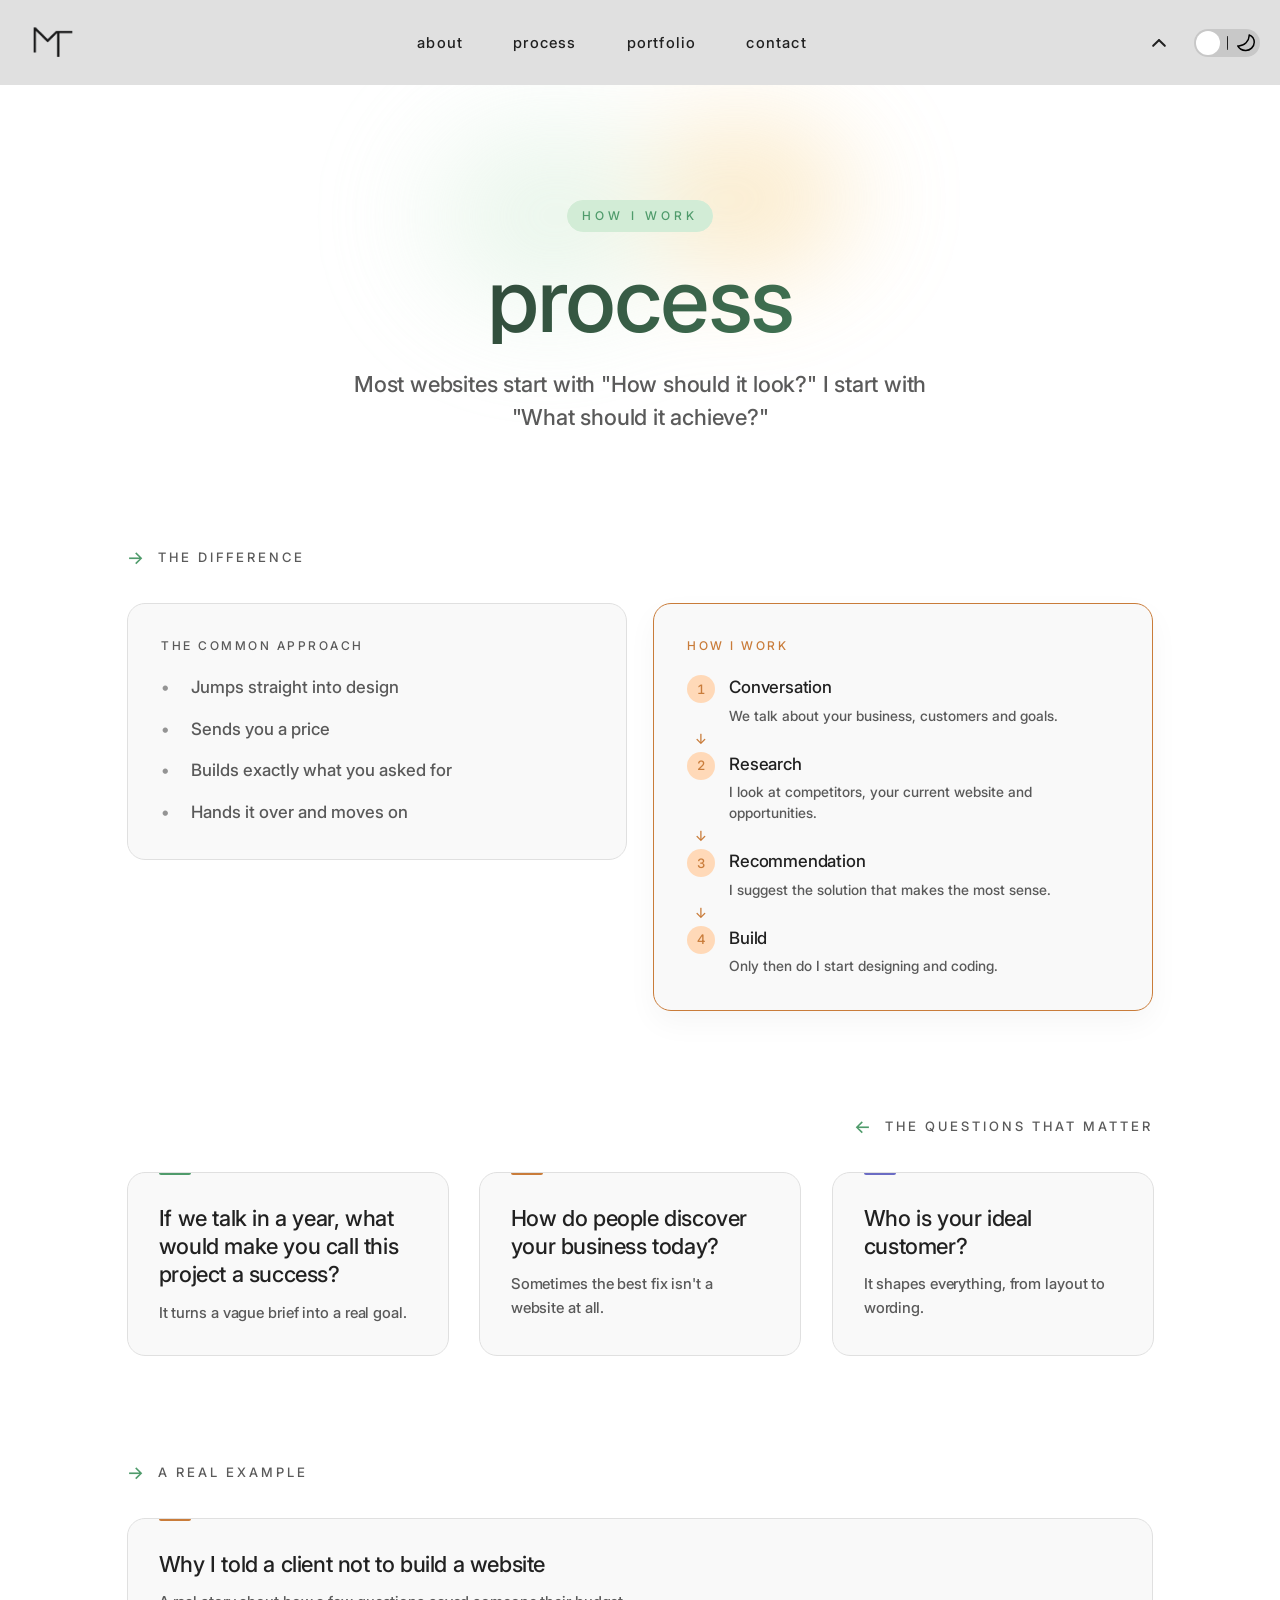
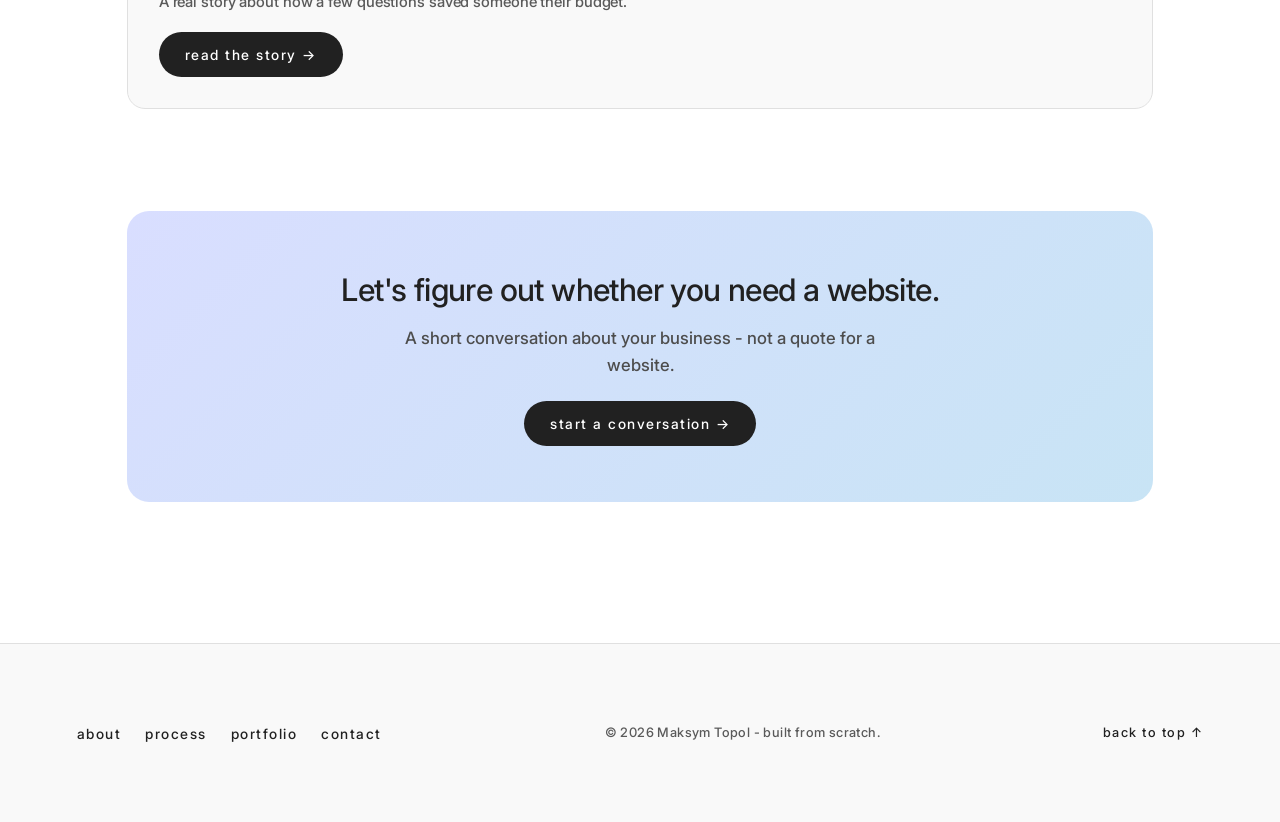
<file: learn.html>
<!doctype html>
<html lang="en">
  <head>
    <meta charset="UTF-8" />
    <meta name="viewport" content="width=device-width, initial-scale=1.0" />
    <title>Process - Maksym Topol</title>
    <meta
      name="description"
      content="Conversation, research, recommendation - and only then code. Most websites start with looks; mine start with goals."
    />
    <link
      rel="preload"
      as="font"
      type="font/woff2"
      href="./fonts/transfonter.org-20250819-222520/Inter24pt-Medium.woff2"
      crossorigin
    />

    <link
      rel="preload"
      fetchpriority="high"
      as="image"
      href="icons/myLogo-icons/logo-black.png"
      type="image/png"
    />
    <link rel="icon" href="favicon.ico" />
    <link rel="icon" type="image/png" sizes="512x512" href="favicon-512.png" />
    <link rel="apple-touch-icon" href="apple-touch-icon.png" />

    <link rel="canonical" href="https://maksymtopol.com/learn.html" />
    <meta property="og:type" content="website" />
    <meta property="og:title" content="Process - Maksym Topol" />
    <meta
      property="og:description"
      content="Conversation, research, recommendation - and only then code. Most websites start with looks; mine start with goals."
    />
    <meta property="og:url" content="https://maksymtopol.com/learn.html" />
    <meta
      property="og:image"
      content="https://maksymtopol.com/images/og-image.jpg"
    />
    <meta name="twitter:card" content="summary_large_image" />

    <link rel="stylesheet" href="style.css" />
    <link rel="modulepreload" href="js-files/header/switch-header.js" />
    <link rel="modulepreload" href="js-files/header/language-dropdown-list.js" />
    <link rel="modulepreload" href="js-files/header/responsive-dropdown-list.js" />
    <link rel="modulepreload" href="js-files/body/skills-animation.js" />
    <link rel="modulepreload" href="js-files/body/scroll-reveal.js" />
    <link rel="modulepreload" href="js-files/body/work-lightbox.js" />
    <link rel="modulepreload" href="js-files/body/contact-form.js" />
    <link rel="modulepreload" href="js-files/i18n/i18n.js" />
    <link rel="modulepreload" href="js-files/i18n/translations.js" />
  </head>
  <body>
    <header class="header" id="header">
      <div class="header__adaptive-block"></div>
      <div class="header__block">
        <div class="hamburger" id="hamburger">
          <input
            type="checkbox"
            class="hamburger__input"
            id="hamburger-input"
          />
          <label
            for="hamburger-input"
            class="hamburger__label"
            id="hamburger-label"
          ></label>
        </div>
        <a href="index.html" class="link__header-logo">
          <img
            src="icons/myLogo-icons/logo-black.png"
            alt="Maksym Topol logo"
            class="img__header-logo"
            id="img-header-logo"
            width="65"
            height="65"
          />
        </a>
        <nav class="header__menu">
          <ul class="header__menu-list" id="header-menu-list">
            <li class="header__menu-item">
              <a
                href="about.html"
                class="header__menu-link"
                data-i18n="nav.about"
                >about</a
              >
            </li>
            <li class="header__menu-item">
              <a
                href="learn.html"
                class="header__menu-link"
                data-i18n="nav.learn"
                >process</a
              >
            </li>
            <li class="header__menu-item">
              <a
                href="portfolio.html"
                class="header__menu-link"
                data-i18n="nav.portfolio"
                >portfolio</a
              >
            </li>
            <li class="header__menu-item">
              <a
                href="contact.html"
                class="header__menu-link"
                data-i18n="nav.contact"
                >contact</a
              >
            </li>
          </ul>
        </nav>
        <div class="header__buttons" id="header-buttons">
          <div class="button__language">
            <input
              type="checkbox"
              class="button__language-dropdown"
              id="button-language-dropdown"
            />
            <label
              for="button-language-dropdown"
              class="label__language-dropdown"
            ></label>
          </div>
          <div class="language__block-content" id="language-block-content">
            <ul
              class="language__block-content-list"
              id="language-block-content-list"
            >
              <li class="language__block-content-item disabled" data-lang="en">
                EN
              </li>
              <li class="language__block-content-item" data-lang="fr">
                <a href="#" class="language__block-content-link">FR</a>
              </li>
              <li class="language__block-content-item" data-lang="ua">
                <a href="#" class="language__block-content-link">UA</a>
              </li>
              <li class="language__block-content-item" data-lang="ru">
                <a href="#" class="language__block-content-link">RU</a>
              </li>
            </ul>
          </div>
          <div class="theme__switch">
            <input
              type="checkbox"
              class="theme__switch-checkbox"
              id="theme-switch-checkbox"
            />
            <label class="theme__switch-label" for="theme-switch-checkbox">
              <span class="theme__switch-icon theme__switch-icon-sun">
                <svg
                  xmlns="http://www.w3.org/2000/svg"
                  width="20px"
                  height="55px"
                  viewBox="0 -2 24 24"
                  fill="#212121"
                >
                  <path
                    d="M12 3V4M12 20V21M4 12H3M6.31412 6.31412L5.5 5.5M17.6859 6.31412L18.5 5.5M6.31412 17.69L5.5 18.5001M17.6859 17.69L18.5 18.5001M21 12H20M16 12C16 14.2091 14.2091 16 12 16C9.79086 16 8 14.2091 8 12C8 9.79086 9.79086 8 12 8C14.2091 8 16 9.79086 16 12Z"
                    stroke="#000000"
                    stroke-width="2"
                    stroke-linecap="round"
                    stroke-linejoin="round"
                  />
                </svg>
              </span>
              <span class="theme__switch-icon theme__switch-icon-moon">
                <svg
                  xmlns="http://www.w3.org/2000/svg"
                  fill="#212121"
                  width="18px"
                  height="45px"
                  viewBox="0 -1 16 16"
                >
                  <path
                    d="M11.47 2.18a6.49 6.49 0 0 1 3.22 5.5 6.84 6.84 0 0 1-7.08 6.55 7.42 7.42 0 0 1-3.82-1 7 7 0 0 1-1.9-1.65 9.47 9.47 0 0 0 3.34-.74 9.92 9.92 0 0 0 3.3-2.24 10 10 0 0 0 2.94-6.42M10.82.45a.66.66 0 0 0-.66.69 8.63 8.63 0 0 1-2.55 6.54 8.68 8.68 0 0 1-6.09 2.57H.66a.66.66 0 0 0-.58 1 8.45 8.45 0 0 0 7.53 4.39A8.15 8.15 0 0 0 16 7.68 7.85 7.85 0 0 0 11.07.51a.61.61 0 0 0-.25-.06z"
                  />
                </svg>
              </span>
              <div class="theme__switch-ball"></div>
            </label>
          </div>
        </div>
      </div>
    </header>
    <main class="main" id="main">
      <section class="learn" id="learn-section">
        <div class="learn__halo" aria-hidden="true"></div>

        <header class="learn__intro" data-reveal="up">
          <span class="learn__eyebrow" data-i18n="learn.eyebrow"
            >how I work</span
          >
          <h1 class="learn__title" data-i18n="learn.title">process</h1>
          <p class="learn__lead" data-i18n="learn.lead">
            Most websites start with "How should it look?" I start with "What
            should it achieve?"
          </p>
        </header>

        <section class="learn__group" data-reveal="up">
          <h2 class="learn__group-title">
            <span class="learn__group-arrow" aria-hidden="true">→</span>
            <span data-i18n="learn.currentTitle">the difference</span>
          </h2>

          <div class="learn__compare">
            <div
              class="learn__compare-col learn__compare-col--usual"
              data-reveal="left"
            >
              <h3 class="learn__compare-label" data-i18n="learn.usualLabel">
                the common approach
              </h3>
              <ul class="learn__compare-list">
                <li data-i18n="learn.usual1">Jumps straight into design</li>
                <li data-i18n="learn.usual2">Sends you a price</li>
                <li data-i18n="learn.usual3">
                  Builds exactly what you asked for
                </li>
                <li data-i18n="learn.usual4">Hands it over and moves on</li>
              </ul>
            </div>
            <div
              class="learn__compare-col learn__compare-col--mine"
              data-reveal="right"
            >
              <h3 class="learn__compare-label" data-i18n="learn.mineLabel">
                how I work
              </h3>
              <ol class="learn__flow">
                <li class="learn__flow-step">
                  <span class="learn__flow-num">1</span>
                  <div class="learn__flow-text">
                    <h4 class="learn__flow-title" data-i18n="learn.flow1Title">
                      Conversation
                    </h4>
                    <p class="learn__flow-body" data-i18n="learn.flow1Body">
                      We talk about your business, customers and goals.
                    </p>
                  </div>
                </li>
                <li class="learn__flow-step">
                  <span class="learn__flow-num">2</span>
                  <div class="learn__flow-text">
                    <h4 class="learn__flow-title" data-i18n="learn.flow2Title">
                      Research
                    </h4>
                    <p class="learn__flow-body" data-i18n="learn.flow2Body">
                      I look at competitors, your current website and
                      opportunities.
                    </p>
                  </div>
                </li>
                <li class="learn__flow-step">
                  <span class="learn__flow-num">3</span>
                  <div class="learn__flow-text">
                    <h4 class="learn__flow-title" data-i18n="learn.flow3Title">
                      Recommendation
                    </h4>
                    <p class="learn__flow-body" data-i18n="learn.flow3Body">
                      I suggest the solution that makes the most sense.
                    </p>
                  </div>
                </li>
                <li class="learn__flow-step">
                  <span class="learn__flow-num">4</span>
                  <div class="learn__flow-text">
                    <h4 class="learn__flow-title" data-i18n="learn.flow4Title">
                      Build
                    </h4>
                    <p class="learn__flow-body" data-i18n="learn.flow4Body">
                      Only then do I start designing and coding.
                    </p>
                  </div>
                </li>
              </ol>
            </div>
          </div>
        </section>

        <section class="learn__group learn__group--right" data-reveal="up">
          <h2 class="learn__group-title">
            <span class="learn__group-arrow" aria-hidden="true">→</span>
            <span data-i18n="learn.notesTitle">the questions that matter</span>
          </h2>

          <div class="learn__notes">
            <article class="learn__note" data-reveal="left">
              <h3 class="learn__note-title" data-i18n="learn.q1Title">
                If we talk in a year, what would make you call this project a
                success?
              </h3>
              <p class="learn__note-body" data-i18n="learn.q1Body">
                It turns a vague brief into a real goal.
              </p>
            </article>

            <article class="learn__note" data-reveal="up">
              <h3 class="learn__note-title" data-i18n="learn.q2Title">
                How do people discover your business today?
              </h3>
              <p class="learn__note-body" data-i18n="learn.q2Body">
                Sometimes the best fix isn't a website at all.
              </p>
            </article>

            <article class="learn__note" data-reveal="right">
              <h3 class="learn__note-title" data-i18n="learn.q3Title">
                Who is your ideal customer?
              </h3>
              <p class="learn__note-body" data-i18n="learn.q3Body">
                It shapes everything, from layout to wording.
              </p>
            </article>
          </div>
        </section>

        <section class="learn__group" data-reveal="up">
          <h2 class="learn__group-title">
            <span class="learn__group-arrow" aria-hidden="true">→</span>
            <span data-i18n="learn.caseTitle">a real example</span>
          </h2>
          <article class="learn__note learn__note--case">
            <h3 class="learn__note-title" data-i18n="learn.caseNoteTitle">
              Why I told a client not to build a website
            </h3>
            <p class="learn__note-body" data-i18n="learn.caseNoteBody">
              A real story about how a few questions saved someone their
              budget.
            </p>
            <a
              href="case-no-website.html"
              class="learn__cta-link"
              data-i18n="learn.caseNoteLink"
              >read the story →</a
            >
          </article>
        </section>

        <section class="learn__cta" data-reveal="up">
          <h2 class="learn__cta-title" data-i18n="learn.ctaTitle">
            Let's figure out whether you need a website.
          </h2>
          <p class="learn__cta-body" data-i18n="learn.ctaBody">
            A short conversation about your business - not a quote for a website.
          </p>
          <a
            href="contact.html"
            class="learn__cta-link"
            data-i18n="learn.ctaLink"
            >start a conversation →</a
          >
        </section>
      </section>
    </main>
    <footer class="footer" id="footer">
      <div class="footer__inner">
        <ul class="footer__menu">
          <li><a href="about.html" class="header__menu-link" data-i18n="nav.about">about</a></li>
          <li><a href="learn.html" class="header__menu-link" data-i18n="nav.learn">process</a></li>
          <li>
            <a href="portfolio.html" class="header__menu-link" data-i18n="nav.portfolio">portfolio</a>
          </li>
          <li><a href="contact.html" class="header__menu-link" data-i18n="nav.contact">contact</a></li>
        </ul>
        <p class="footer__copy" data-i18n="footer.copy">
          © 2026 Maksym Topol - built from scratch.
        </p>
        <a href="#header" class="footer__top" data-i18n="footer.top"
          >back to top ↑</a
        >
      </div>
    </footer>
    <script src="script.js" type="module"></script>
  </body>
</html>
</file>
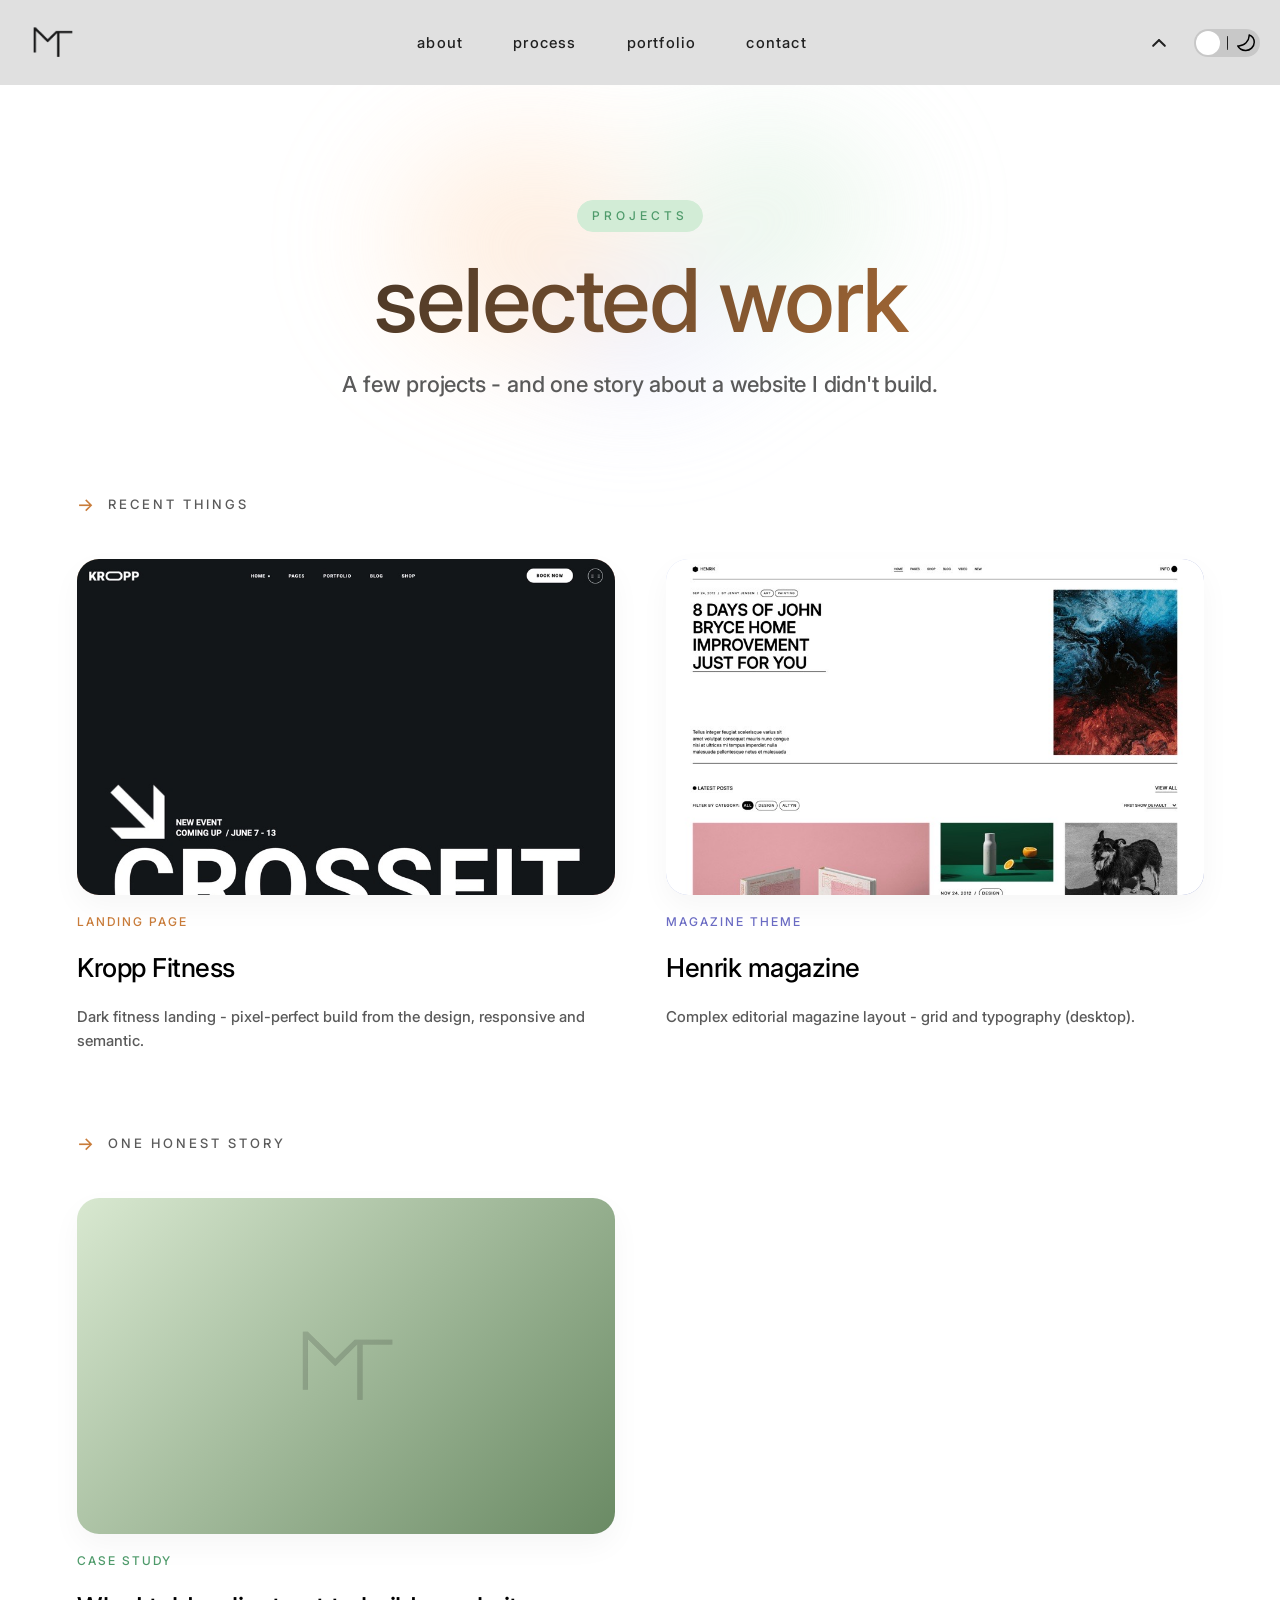
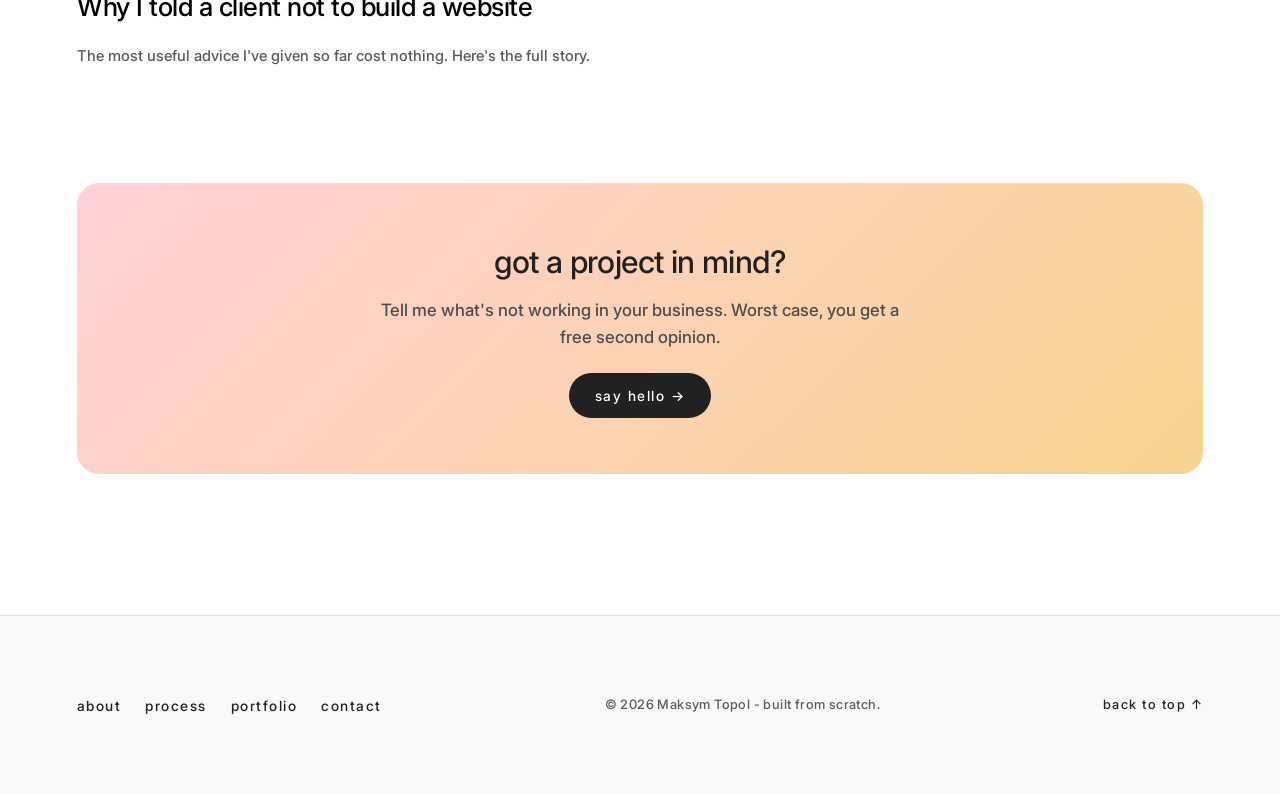
<file: portfolio.html>
<!doctype html>
<html lang="en">
  <head>
    <meta charset="UTF-8" />
    <meta name="viewport" content="width=device-width, initial-scale=1.0" />
    <title>Portfolio - Maksym Topol</title>
    <meta
      name="description"
      content="Selected work by Maksym Topol - real projects and one honest story about a website I didn't build."
    />
    <link
      rel="preload"
      as="font"
      type="font/woff2"
      href="./fonts/transfonter.org-20250819-222520/Inter24pt-Medium.woff2"
      crossorigin
    />

    <link
      rel="preload"
      fetchpriority="high"
      as="image"
      href="icons/myLogo-icons/logo-black.png"
      type="image/png"
    />
    <link rel="icon" href="favicon.ico" />
    <link rel="icon" type="image/png" sizes="512x512" href="favicon-512.png" />
    <link rel="apple-touch-icon" href="apple-touch-icon.png" />

    <link
      rel="canonical"
      href="https://maksymtopol.com/portfolio.html"
    />
    <meta property="og:type" content="website" />
    <meta property="og:title" content="Portfolio - Maksym Topol" />
    <meta
      property="og:description"
      content="Selected work by Maksym Topol - real projects and one honest story about a website I didn't build."
    />
    <meta
      property="og:url"
      content="https://maksymtopol.com/portfolio.html"
    />
    <meta
      property="og:image"
      content="https://maksymtopol.com/images/og-image.jpg"
    />
    <meta name="twitter:card" content="summary_large_image" />

    <link rel="stylesheet" href="style.css" />
    <link rel="modulepreload" href="js-files/header/switch-header.js" />
    <link rel="modulepreload" href="js-files/header/language-dropdown-list.js" />
    <link rel="modulepreload" href="js-files/header/responsive-dropdown-list.js" />
    <link rel="modulepreload" href="js-files/body/skills-animation.js" />
    <link rel="modulepreload" href="js-files/body/scroll-reveal.js" />
    <link rel="modulepreload" href="js-files/body/work-lightbox.js" />
    <link rel="modulepreload" href="js-files/body/contact-form.js" />
    <link rel="modulepreload" href="js-files/i18n/i18n.js" />
    <link rel="modulepreload" href="js-files/i18n/translations.js" />
  </head>
  <body>
    <header class="header" id="header">
      <div class="header__adaptive-block"></div>
      <div class="header__block">
        <div class="hamburger" id="hamburger">
          <input
            type="checkbox"
            class="hamburger__input"
            id="hamburger-input"
          />
          <label
            for="hamburger-input"
            class="hamburger__label"
            id="hamburger-label"
          ></label>
        </div>
        <a href="index.html" class="link__header-logo">
          <img
            src="icons/myLogo-icons/logo-black.png"
            alt="Maksym Topol logo"
            class="img__header-logo"
            id="img-header-logo"
            width="65"
            height="65"
          />
        </a>
        <nav class="header__menu">
          <ul class="header__menu-list" id="header-menu-list">
            <li class="header__menu-item">
              <a
                href="about.html"
                class="header__menu-link"
                data-i18n="nav.about"
                >about</a
              >
            </li>
            <li class="header__menu-item">
              <a
                href="learn.html"
                class="header__menu-link"
                data-i18n="nav.learn"
                >process</a
              >
            </li>
            <li class="header__menu-item">
              <a
                href="portfolio.html"
                class="header__menu-link"
                data-i18n="nav.portfolio"
                >portfolio</a
              >
            </li>
            <li class="header__menu-item">
              <a
                href="contact.html"
                class="header__menu-link"
                data-i18n="nav.contact"
                >contact</a
              >
            </li>
          </ul>
        </nav>
        <div class="header__buttons" id="header-buttons">
          <div class="button__language">
            <input
              type="checkbox"
              class="button__language-dropdown"
              id="button-language-dropdown"
            />
            <label
              for="button-language-dropdown"
              class="label__language-dropdown"
            ></label>
          </div>
          <div class="language__block-content" id="language-block-content">
            <ul
              class="language__block-content-list"
              id="language-block-content-list"
            >
              <li class="language__block-content-item disabled" data-lang="en">
                EN
              </li>
              <li class="language__block-content-item" data-lang="fr">
                <a href="#" class="language__block-content-link">FR</a>
              </li>
              <li class="language__block-content-item" data-lang="ua">
                <a href="#" class="language__block-content-link">UA</a>
              </li>
              <li class="language__block-content-item" data-lang="ru">
                <a href="#" class="language__block-content-link">RU</a>
              </li>
            </ul>
          </div>
          <div class="theme__switch">
            <input
              type="checkbox"
              class="theme__switch-checkbox"
              id="theme-switch-checkbox"
            />
            <label class="theme__switch-label" for="theme-switch-checkbox">
              <span class="theme__switch-icon theme__switch-icon-sun">
                <svg
                  xmlns="http://www.w3.org/2000/svg"
                  width="20px"
                  height="55px"
                  viewBox="0 -2 24 24"
                  fill="#212121"
                >
                  <path
                    d="M12 3V4M12 20V21M4 12H3M6.31412 6.31412L5.5 5.5M17.6859 6.31412L18.5 5.5M6.31412 17.69L5.5 18.5001M17.6859 17.69L18.5 18.5001M21 12H20M16 12C16 14.2091 14.2091 16 12 16C9.79086 16 8 14.2091 8 12C8 9.79086 9.79086 8 12 8C14.2091 8 16 9.79086 16 12Z"
                    stroke="#000000"
                    stroke-width="2"
                    stroke-linecap="round"
                    stroke-linejoin="round"
                  />
                </svg>
              </span>
              <span class="theme__switch-icon theme__switch-icon-moon">
                <svg
                  xmlns="http://www.w3.org/2000/svg"
                  fill="#212121"
                  width="18px"
                  height="45px"
                  viewBox="0 -1 16 16"
                >
                  <path
                    d="M11.47 2.18a6.49 6.49 0 0 1 3.22 5.5 6.84 6.84 0 0 1-7.08 6.55 7.42 7.42 0 0 1-3.82-1 7 7 0 0 1-1.9-1.65 9.47 9.47 0 0 0 3.34-.74 9.92 9.92 0 0 0 3.3-2.24 10 10 0 0 0 2.94-6.42M10.82.45a.66.66 0 0 0-.66.69 8.63 8.63 0 0 1-2.55 6.54 8.68 8.68 0 0 1-6.09 2.57H.66a.66.66 0 0 0-.58 1 8.45 8.45 0 0 0 7.53 4.39A8.15 8.15 0 0 0 16 7.68 7.85 7.85 0 0 0 11.07.51a.61.61 0 0 0-.25-.06z"
                  />
                </svg>
              </span>
              <div class="theme__switch-ball"></div>
            </label>
          </div>
        </div>
      </div>
    </header>
    <main class="main" id="main">
      <section class="work" id="portfolio-page">
        <div class="work__halo" aria-hidden="true"></div>

        <header class="work__intro" data-reveal="up">
          <span class="work__eyebrow" data-i18n="portfolio.eyebrow"
            >projects</span
          >
          <h1 class="work__title" data-i18n="portfolio.title">selected work</h1>
          <p class="work__lead" data-i18n="portfolio.lead">
            A few projects - and one story about a website I didn't build.
          </p>
        </header>

        <h2 class="work__group-title" data-reveal="up">
          <span class="work__group-arrow" aria-hidden="true">→</span>
          <span data-i18n="portfolio.groupTitle">recent things</span>
        </h2>

        <div class="work__grid">
          <a
            href="images/work/kropp-full.jpg"
            data-full="images/work/kropp-full.jpg"
            id="kropp"
            class="work__card work__card--peach"
            data-reveal="left"
          >
            <div class="work__thumb work__thumb--1">
              <img
                class="work__shot"
                src="images/work/kropp-thumb.jpg"
                alt="Kropp Fitness - fitness landing page"
                width="900"
                height="675"
                loading="lazy"
              />
            </div>
            <span class="work__category" data-i18n="portfolio.p1.cat"
              >Landing page</span
            >
            <h2 class="work__name" data-i18n="portfolio.p1.name">
              Kropp Fitness
            </h2>
            <p class="work__desc" data-i18n="portfolio.p1.desc">
              Dark fitness landing - pixel-perfect build from the design,
              responsive and semantic.
            </p>
          </a>
          <a
            href="images/work/magazine-full.jpg"
            data-full="images/work/magazine-full.jpg"
            id="magazine"
            class="work__card work__card--lavender"
            data-reveal="right"
          >
            <div class="work__thumb work__thumb--2">
              <img
                class="work__shot"
                src="images/work/magazine-thumb.jpg"
                alt="Henrik magazine - editorial magazine layout"
                width="900"
                height="675"
                loading="lazy"
              />
            </div>
            <span class="work__category" data-i18n="portfolio.p2.cat"
              >Magazine theme</span
            >
            <h2 class="work__name" data-i18n="portfolio.p2.name">
              Henrik magazine
            </h2>
            <p class="work__desc" data-i18n="portfolio.p2.desc">
              Complex editorial magazine layout - grid and typography (desktop).
            </p>
          </a>
        </div>

        <h2 class="work__group-title work__group-title--later" data-reveal="up">
          <span class="work__group-arrow" aria-hidden="true">→</span>
          <span data-i18n="portfolio.groupTitle2">one honest story</span>
        </h2>

        <div class="work__grid">
          <a
            href="case-no-website.html"
            class="work__card work__card--sage"
            data-reveal="left"
          >
            <div class="work__thumb work__thumb--3"></div>
            <span class="work__category" data-i18n="portfolio.case.cat"
              >Case study</span
            >
            <h2 class="work__name" data-i18n="portfolio.case.name">
              Why I told a client not to build a website
            </h2>
            <p class="work__desc" data-i18n="portfolio.case.desc">
              The most useful advice I've given so far cost nothing. Here's the
              full story.
            </p>
          </a>
        </div>

        <section class="work__cta" data-reveal="up">
          <h2 class="work__cta-title" data-i18n="portfolio.ctaTitle">
            got a project in mind?
          </h2>
          <p class="work__cta-body" data-i18n="portfolio.ctaBody">
            Tell me what's not working in your business. Worst case, you get a
            free second opinion.
          </p>
          <a
            href="contact.html"
            class="work__cta-link"
            data-i18n="portfolio.ctaLink"
            >say hello →</a
          >
        </section>
      </section>
    </main>
    <footer class="footer" id="footer">
      <div class="footer__inner">
        <ul class="footer__menu">
          <li><a href="about.html" class="header__menu-link" data-i18n="nav.about">about</a></li>
          <li><a href="learn.html" class="header__menu-link" data-i18n="nav.learn">process</a></li>
          <li>
            <a href="portfolio.html" class="header__menu-link" data-i18n="nav.portfolio">portfolio</a>
          </li>
          <li><a href="contact.html" class="header__menu-link" data-i18n="nav.contact">contact</a></li>
        </ul>
        <p class="footer__copy" data-i18n="footer.copy">
          © 2026 Maksym Topol - built from scratch.
        </p>
        <a href="#header" class="footer__top" data-i18n="footer.top"
          >back to top ↑</a
        >
      </div>
    </footer>
    <script src="script.js" type="module"></script>
  </body>
</html>
</file>
<file: style.css>
@font-face {
  font-family: 'Inter';
  src: url('./fonts/transfonter.org-20250819-222520/Inter24pt-Medium.woff2')
    format('woff2');
  font-weight: 300;
  font-style: normal;
  font-display: swap;
}

/**
  Нормализация блочной модели
 */
*,
::before,
::after {
  box-sizing: border-box;
}

* {
  -webkit-tap-highlight-color: transparent;
}

/**
   Убираем внутренние отступы слева тегам списков,
   у которых есть атрибут class
  */
:where(ul, ol):where([class]) {
  padding-left: 0;
}

/**
   Убираем внешние отступы body и двум другим тегам,
   у которых есть атрибут class
  */
body,
:where(blockquote, figure):where([class]) {
  margin: 0;
}

/**
   Убираем внешние отступы вертикали нужным тегам,
   у которых есть атрибут class
  */
:where(h1, h2, h3, h4, h5, h6, p, ul, ol, dl):where([class]) {
  margin-block: 0;
}

:where(dd[class]) {
  margin-left: 0;
}

:where(fieldset[class]) {
  margin-left: 0;
  padding: 0;
  border: none;
}

/**
   Убираем стандартный маркер маркированному списку,
   у которого есть атрибут class
  */
:where(ul[class]) {
  list-style: none;
}

:where(address[class]) {
  font-style: normal;
}

/**
   Обнуляем вертикальные внешние отступы параграфа,
   объявляем локальную переменную для внешнего отступа вниз,
   чтобы избежать взаимодействие с более сложным селектором
  */
p {
  --paragraphMarginBottom: 24px;

  margin-block: 0;
}

/**
   Внешний отступ вниз для параграфа без атрибута class,
   который расположен не последним среди своих соседних элементов
  */
p:where(:not([class]):not(:last-child)) {
  margin-bottom: var(--paragraphMarginBottom);
}

/**
   Упрощаем работу с изображениями и видео
  */
img,
video {
  display: block;
  max-width: 100%;
  height: auto;
}

/**
   Наследуем свойства шрифт для полей ввода
  */
input,
textarea,
select,
button {
  font: inherit;
}

html {
  /**
     Пригодится в большинстве ситуаций
     (когда, например, нужно будет "прижать" футер к низу сайта)
    */
  height: 100%;

  /**
     Убираем скачок интерфейса по горизонтали
     при появлении / исчезновении скроллбара
    */
  /* scrollbar-gutter: stable; */
}

/**
   Плавный скролл
  */
html,
:has(:target) {
  scroll-behavior: smooth;
}

body {
  /**
     Пригодится в большинстве ситуаций
     (когда, например, нужно будет "прижать" футер к низу сайта)
    */
  min-height: 100%;
  /**
     Унифицированный интерлиньяж
    */
  line-height: 1.5;
}

/**
   Нормализация высоты элемента ссылки при его инспектировании в DevTools
  */
a:where([class]) {
  display: inline-flex;
}

/**
   Курсор-рука при наведении на элемент
  */
button,
label {
  cursor: pointer;
}

/**
   Приводим к единому цвету svg-элементы
   (за исключением тех, у которых уже указан
   атрибут fill со значением 'none' или начинается с 'url')
  */
:where([fill]:not([fill='none'], [fill^='url'])) {
  fill: currentColor;
}

/**
   Приводим к единому цвету svg-элементы
   (за исключением тех, у которых уже указан
   атрибут stroke со значением 'none')
  */
:where([stroke]:not([stroke='none'], [stroke^='url'])) {
  stroke: currentColor;
}

/**
   Чиним баг задержки смены цвета при взаимодействии с svg-элементами
  */
svg * {
  transition-property: fill, stroke;
}

/**
   Приведение рамок таблиц в классический 'collapse' вид
  */
:where(table) {
  border-collapse: collapse;
  border-color: currentColor;
}

/**
   Удаляем все анимации и переходы для людей,
   которые предпочитают их не использовать
  */
@media (prefers-reduced-motion: reduce) {
  *,
  ::before,
  ::after {
    animation-duration: 0.01ms !important;
    animation-iteration-count: 1 !important;
    transition-duration: 0.01ms !important;
    scroll-behavior: auto !important;
  }
}

:root {
  --color-light: #ffffff;
  --color-light-100: #f9f9f9;
  --color-light-200: #e0e0e0;
  --color-light-300: #c8c8c8;

  --color-gray: #949494;
  --color-gray-100: #5a5a5a;
  --color-gray-200: #4d4d4d;
  --color-gray-300: #303030;
  --color-gray-400: #2c2c2c;
  --color-gray-500: #212121;

  --color-dark: #000000;

  --accent-peach: #ffd9b8;
  --accent-lavender: #d9deff;
  --accent-sage: #d2ecd6;
  --accent-rose: #ffd1d8;
  --accent-amber: #f7d490;
  --accent-sky: #c8e4f5;

  --accent-peach-strong: #c97c3a;
  --accent-lavender-strong: #6b6cc4;
  --accent-sage-strong: #4f9b6b;
  --accent-rose-strong: #c95977;
  --accent-amber-strong: #b8862c;
  --accent-sky-strong: #3d8bb8;

  --font-family-base: 'Inter', 'sans-serif';

  --transition-duration: 0.5s;
}

body.dark-theme {
  --accent-peach: #4a2f1c;
  --accent-lavender: #2d2d52;
  --accent-sage: #1f3d2a;
  --accent-rose: #4a2230;
  --accent-amber: #4a3a18;
  --accent-sky: #1f3950;

  --accent-peach-strong: #f0a868;
  --accent-lavender-strong: #a89bf0;
  --accent-sage-strong: #7dd49a;
  --accent-rose-strong: #f08aa8;
  --accent-amber-strong: #f0c468;
  --accent-sky-strong: #6abce0;
}

* {
  transition:
    color var(--transition-duration) ease,
    background-color var(--transition-duration) ease;
}

body {
  font-family: var(--font-family-base);
  background-color: var(--color-light);
}

.visually-hidden {
  position: absolute !important;
  width: 1px !important;
  height: 1px !important;
  margin: -1px !important;
  border: 0 !important;
  padding: 0 !important;
  white-space: nowrap !important;
  clip-path: inset(100%) !important;
  clip: rect(0 0 0 0) !important;
  overflow: hidden !important;
}

.disabled {
  color: var(--color-gray);
  cursor: not-allowed;
}

.header {
  display: flex;
  flex-direction: column;
  position: relative;
  height: 85px;
  background-color: var(--color-light-200);
  z-index: 1;
}

#header {
  transform: translateY(-93px);
  transition: transform 0.8s ease-out;
}

#header.show {
  transform: translateY(0);
}

.header__adaptive-block {
  visibility: hidden;
}

.header__block {
  display: flex;
  align-items: center;
  justify-content: space-between;
  height: 93px;
  padding-inline: 20px;
}

.link__header-logo {
  background-color: transparent;
  border-radius: 50%;
  transition: background-color var(--transition-duration) ease;
  overflow: hidden;
}

.header__menu-list {
  display: flex;
  column-gap: 50px;
}

.header__menu-link {
  display: inline-flex;
  align-items: center;
  column-gap: 7px;
  color: var(--color-gray-500);
  text-decoration: none;
  font-size: 15px;
  transition: color var(--transition-duration) ease;
  letter-spacing: 1.2px;
}

.header__buttons {
  display: flex;
  justify-content: space-between;
  align-items: center;
  column-gap: 20px;
}

.hamburger {
  display: none;
}

.button__language {
  display: inline-flex;
  align-items: center;
  position: relative;
  width: auto;
  height: auto;
  margin-left: 5px;
  border-radius: 50%;
}

.button__language-dropdown {
  position: absolute;
  width: 30px;
  height: 30px;
  opacity: 0;
  z-index: 1;
  cursor: pointer;
}

.label__language-dropdown {
  position: relative;
  width: 30px;
  height: 30px;
}

.label__language-dropdown::before {
  content: '';
  position: absolute;
  top: 14px;
  left: 7px;
  width: 10px;
  height: 2px;
  background-color: var(--color-gray-500);
  border-radius: 10px;
  transform: rotate(-45deg);
  transition: transform 0.3s ease;
}

.label__language-dropdown::after {
  content: '';
  position: absolute;
  top: 14px;
  right: 7px;
  width: 10px;
  height: 2px;
  background-color: var(--color-gray-500);
  border-radius: 10px;
  transform: rotate(45deg);
  transition: transform 0.3s ease;
}

.button__language-dropdown:checked + .label__language-dropdown {
  display: flex;
  justify-content: center;
  align-items: center;
}

.button__language-dropdown:checked + .label__language-dropdown::before {
  transform: rotate(45deg);
}

.button__language-dropdown:checked + .label__language-dropdown::after {
  transform: rotate(-45deg);
}

.language__block-content {
  position: absolute;
  top: 35px;
  width: 100px;
  height: 75px;
  border-radius: 10px;
  transform: translateX(-29px);
  transition: top var(--transition-duration) ease;
}

.language__block-content.topActive {
  top: 93px;
}

.language__block-content-list {
  display: flex;
  flex-direction: column;
  align-items: center;
  opacity: 0;
  visibility: hidden;
  transition:
    visibility 0.3s ease,
    opacity 0.3s ease-in;
}

.language__block-content-list.active {
  opacity: 1;
  visibility: visible;
}

.language__block-content-link {
  color: var(--color-black);
  text-decoration: none;
}

.theme__switch-label {
  background: var(--color-light-300);
}

.theme__switch-ball {
  background-color: var(--color-light);
}

.theme__switch {
  display: flex;
  align-items: center;
}

.theme__switch-checkbox {
  display: none;
}

.theme__switch-label {
  display: flex;
  align-items: center;
  justify-content: space-between;
  position: relative;
  cursor: pointer;
  width: 66px;
  height: 28px;
  border-radius: 50px;
  transition: all var(--transition-duration) ease;
  padding: 0 5px;
}

.theme__switch-label::after {
  content: '';
  position: absolute;
  left: 33px;
  width: 1px;
  height: 14px;
  background-color: var(--color-gray-500);
  border-radius: 20%;
}

.theme__switch-ball {
  position: absolute;
  top: 2px;
  left: 2px;
  width: 24px;
  height: 24px;
  border-radius: 50%;
  transition: all var(--transition-duration) ease;
  z-index: 1;
}

.theme__switch-checkbox:checked + .theme__switch-label .theme__switch-ball {
  transform: translateX(38px);
}

.theme__switch-icon {
  font-size: 16px;
  line-height: 1;
}

body.dark-theme {
  background-color: var(--color-gray-300);
  color: var(--color-light);
}

body.dark-theme .header {
  background-color: var(--color-gray-500);
}

body.dark-theme .header__adaptive-block {
  background-color: var(--color-gray-500);
}

body.dark-theme .header__menu-link {
  color: var(--color-light);
}

body.dark-theme .hamburger__label::before {
  background-color: var(--color-light);
}

body.dark-theme .hamburger__label::after {
  background-color: var(--color-light);
}

body.dark-theme .label__language-dropdown::before {
  background-color: var(--color-light);
}

body.dark-theme .label__language-dropdown::after {
  background-color: var(--color-light);
}

body.dark-theme .theme__switch-label {
  background: var(--color-gray-100);
}

body.dark-theme .theme__switch-ball {
  background-color: var(--color-gray-400);
}

.skills__container {
  position: relative;
  width: 100%;
  height: 600px;
  overflow: hidden;
}

.skills__approach,
.skills__stack {
  position: absolute;
  width: 50%;
  height: 100%;
  top: 0;
  display: flex;
  align-items: center;
  justify-content: center;
  text-decoration: none;
  overflow: hidden;
  transition:
    width 0.7s ease-out,
    transform 0.5s cubic-bezier(0.265, 0.84, 0.1, 1),
    opacity var(--transition-duration) ease,
    background-color var(--transition-duration) ease;
  will-change: width;
}

.skills__approach {
  left: 0;
  color: var(--color-gray-500);
  background: linear-gradient(
    135deg,
    var(--color-light-100),
    var(--color-light-200)
  );
  transform: translateX(-750px);
}

.skills__stack {
  right: 0;
  color: var(--color-gray-500);
  background: linear-gradient(
    135deg,
    var(--color-light-100),
    var(--color-light-200)
  );
  transform: translateX(750px);
}

.skills__approach.active,
.skills__stack.active {
  transform: translateX(0);
}

.skills__stack::before {
  content: '';
  position: absolute;
  left: 0;
  top: 8%;
  bottom: 8%;
  width: 1px;
  background: linear-gradient(
    180deg,
    transparent,
    rgba(255, 255, 255, 0.3),
    transparent
  );
  pointer-events: none;
}

.skills__approach-title,
.skills__stack-title {
  position: relative;
  z-index: 2;
  font-size: clamp(18px, 2.6vw, 36px);
  font-weight: 500;
  letter-spacing: 4px;
  text-transform: uppercase;
  pointer-events: none;
  transition:
    opacity var(--transition-duration) ease,
    transform var(--transition-duration) ease,
    letter-spacing var(--transition-duration) ease;
}

.skills__approach-title.hidden,
.skills__stack-title.hidden {
  opacity: 0;
  transform: scale(0.85);
}

.skills__stack img {
  position: absolute;
  pointer-events: none;
  filter: drop-shadow(0 8px 16px rgba(0, 0, 0, 0.18));
  transition:
    opacity var(--transition-duration) ease,
    transform var(--transition-duration) ease,
    filter var(--transition-duration) ease;
}

.skills__stack-icon-html {
  top: 10%;
  left: 14%;
  transform: rotate(-16deg);
}

.skills__stack-icon-css {
  top: 14%;
  right: 14%;
  transform: rotate(12deg);
}

.skills__stack-icon-js {
  top: 42%;
  left: 9%;
  transform: rotate(-6deg);
}

.skills__stack-icon-react {
  top: 46%;
  right: 11%;
  transform: rotate(8deg);
}

.skills__stack-icon-wp {
  bottom: 12%;
  left: 18%;
  transform: rotate(14deg);
}

.skills__stack-icon-sass {
  bottom: 14%;
  right: 16%;
  transform: rotate(-10deg);
}

.skills__stack img.hidden {
  opacity: 0;
}

.skills__stack-icon-html.big {
  transform: rotate(-16deg) scale(1.16);
}
.skills__stack-icon-css.big {
  transform: rotate(12deg) scale(1.16);
}
.skills__stack-icon-js.big {
  transform: rotate(-6deg) scale(1.16);
}
.skills__stack-icon-react.big {
  transform: rotate(8deg) scale(1.16);
}
.skills__stack-icon-wp.big {
  transform: rotate(14deg) scale(1.16);
}
.skills__stack-icon-sass.big {
  transform: rotate(-10deg) scale(1.16);
}

/* left panel — what sets me apart, as floating tags */
.skills__approach-chip {
  position: absolute;
  z-index: 2;
  pointer-events: none;
  max-width: 64%;
  padding: 10px 18px;
  border-radius: 999px;
  font-size: clamp(12px, 1.15vw, 16px);
  font-weight: 500;
  letter-spacing: 0.2px;
  line-height: 1.25;
  text-align: center;
  color: var(--accent-peach-strong);
  background: rgba(255, 255, 255, 0.72);
  border: 1px solid var(--accent-peach);
  box-shadow: 0 10px 24px rgba(0, 0, 0, 0.08);
  transition:
    opacity var(--transition-duration) ease,
    transform var(--transition-duration) ease;
}

.skills__approach-chip-1 {
  top: 16%;
  left: 12%;
  transform: rotate(-4deg);
}

.skills__approach-chip-2 {
  top: 30%;
  right: 8%;
  transform: rotate(3deg);
}

.skills__approach-chip-3 {
  bottom: 16%;
  left: 16%;
  transform: rotate(-2deg);
}

.skills__approach-chip.hidden {
  opacity: 0;
}

.skills__approach-chip-1.big {
  transform: rotate(-4deg) scale(1.06);
}
.skills__approach-chip-2.big {
  transform: rotate(3deg) scale(1.06);
}
.skills__approach-chip-3.big {
  transform: rotate(-2deg) scale(1.06);
}

body.dark-theme .skills__approach-chip {
  color: var(--accent-peach-strong);
  background: rgba(0, 0, 0, 0.32);
  border-color: rgba(240, 168, 104, 0.5);
}

body.dark-theme .skills__approach {
  color: var(--color-light);
  background: linear-gradient(
    135deg,
    var(--color-gray-300),
    var(--color-gray-400)
  );
}

body.dark-theme .skills__stack {
  color: var(--color-light);
  background: linear-gradient(
    135deg,
    var(--color-gray-300),
    var(--color-gray-400)
  );
}

.intro {
  position: relative;
  display: flex;
  align-items: center;
  justify-content: center;
  padding: clamp(60px, 8vw, 120px) clamp(20px, 6vw, 80px);
  min-height: clamp(620px, 88vh, 900px);
  overflow: hidden;
}

.intro__halo {
  position: absolute;
  bottom: -120px;
  left: 50%;
  width: min(820px, 100%);
  aspect-ratio: 1.6 / 1;
  transform: translateX(-50%);
  background:
    radial-gradient(closest-side, var(--accent-peach) 0%, transparent 70%) 18%
      50% / 60% 80% no-repeat,
    radial-gradient(closest-side, var(--accent-lavender) 0%, transparent 70%)
      82% 30% / 55% 70% no-repeat,
    radial-gradient(closest-side, var(--accent-sage) 0%, transparent 70%) 50%
      80% / 50% 60% no-repeat;
  filter: blur(50px);
  opacity: 0.55;
  pointer-events: none;
  z-index: -1;
}

body.dark-theme .intro__halo {
  opacity: 0.45;
}

.intro__content {
  position: relative;
  display: flex;
  flex-direction: column;
  align-items: center;
  text-align: center;
  max-width: 900px;
  margin: 0 auto;
}

.intro__mark {
  width: clamp(72px, 9vw, 110px);
  height: auto;
  filter: drop-shadow(0 14px 28px rgba(0, 0, 0, 0.18));
  transition: transform var(--transition-duration) ease;
  margin-bottom: clamp(20px, 2.4vw, 32px);
}

.intro__eyebrow {
  display: inline-block;
  font-size: 12px;
  font-weight: 500;
  letter-spacing: 4px;
  text-transform: uppercase;
  color: var(--accent-peach-strong);
  padding: 6px 14px;
  border: 1px solid var(--accent-peach);
  border-radius: 999px;
  background: var(--accent-peach);
  margin-bottom: clamp(24px, 3vw, 36px);
}

body.dark-theme .intro__eyebrow {
  color: var(--accent-peach-strong);
  background: transparent;
}

.intro__title {
  margin: 0 0 clamp(28px, 3.4vw, 44px);
  font-size: clamp(40px, 7.2vw, 92px);
  font-weight: 500;
  letter-spacing: -2.5px;
  line-height: 1.02;
  display: flex;
  flex-direction: column;
  gap: 0.08em;
}

.intro__title-line {
  display: block;
  color: var(--color-gray-500);
}

body.dark-theme .intro__title-line {
  color: var(--color-light);
}

.intro__title-line--accent {
  background: linear-gradient(
    120deg,
    var(--accent-lavender-strong) 0%,
    var(--accent-peach-strong) 100%
  );
  -webkit-background-clip: text;
  background-clip: text;
  -webkit-text-fill-color: transparent;
  color: transparent;
}

.intro__lead {
  margin: 0 auto clamp(32px, 4vw, 48px);
  max-width: 640px;
  font-size: clamp(17px, 1.7vw, 21px);
  line-height: 1.55;
  color: var(--color-gray-100);
  letter-spacing: -0.2px;
}

body.dark-theme .intro__lead {
  color: var(--color-light-300);
}

.intro__actions {
  display: flex;
  flex-wrap: wrap;
  justify-content: center;
  gap: 14px;
}

.intro__cta {
  display: inline-block;
  padding: 14px 28px;
  background: var(--color-gray-500);
  color: var(--color-light);
  text-decoration: none;
  border-radius: 999px;
  font-size: 14px;
  letter-spacing: 1.5px;
  text-transform: lowercase;
  border: 1px solid var(--color-gray-500);
  transition:
    background-color var(--transition-duration) ease,
    color var(--transition-duration) ease,
    border-color var(--transition-duration) ease;
}

.intro__cta--ghost {
  background: transparent;
  color: var(--color-gray-500);
  border-color: var(--color-light-200);
}

body.dark-theme .intro__cta {
  background: var(--color-light);
  color: var(--color-gray-500);
  border-color: var(--color-light);
}

body.dark-theme .intro__cta--ghost {
  background: transparent;
  color: var(--color-light);
  border-color: var(--color-gray-300);
}

.latest {
  padding: clamp(60px, 9vw, 140px) clamp(20px, 6vw, 80px);
  max-width: 1280px;
  margin-inline: auto;
}

.latest__header {
  display: flex;
  align-items: baseline;
  justify-content: space-between;
  gap: 24px;
  padding-bottom: clamp(28px, 4vw, 56px);
  border-bottom: 1px solid var(--color-light-200);
}

.latest__title {
  margin: 0;
  font-size: clamp(28px, 4vw, 52px);
  font-weight: 500;
  letter-spacing: -1px;
}

.latest__more {
  color: var(--color-gray-100);
  text-decoration: none;
  font-size: 14px;
  letter-spacing: 1.5px;
  text-transform: lowercase;
  transition: color var(--transition-duration) ease;
}

.latest__grid {
  display: grid;
  grid-template-columns: repeat(auto-fit, minmax(260px, 1fr));
  gap: clamp(20px, 2.4vw, 36px);
  margin-top: clamp(28px, 4vw, 56px);
}

.latest__card {
  display: flex;
  flex-direction: column;
  gap: 14px;
  text-decoration: none;
  color: inherit;
  cursor: zoom-in;
  transition: transform var(--transition-duration) ease;
}

.latest__thumb {
  position: relative;
  aspect-ratio: 4 / 3;
  border-radius: 18px;
  overflow: hidden;
  background: var(--color-light-200);
  transition:
    transform var(--transition-duration) ease,
    filter var(--transition-duration) ease;
}

.latest__thumb::after {
  content: '';
  position: absolute;
  inset: 0;
  background-image: url('icons/myLogo-icons/logo-black.png');
  background-repeat: no-repeat;
  background-position: center;
  background-size: 35%;
  opacity: 0.18;
  transition:
    opacity var(--transition-duration) ease,
    transform var(--transition-duration) ease;
}

.latest__thumb--1 {
  background: linear-gradient(135deg, #f4d4a8, #e08e8e);
}

.latest__thumb--2 {
  background: linear-gradient(135deg, #cbd5f5, #7e88c3);
}

.latest__thumb--3 {
  background: linear-gradient(135deg, #d8e8d0, #6a8a64);
}

.latest__shot {
  position: absolute;
  inset: 0;
  display: block;
  width: 100%;
  height: 100%;
  object-fit: cover;
  object-position: top center;
  transition: transform var(--transition-duration) ease;
}

.latest__thumb:has(.latest__shot)::after {
  content: none;
}

.latest__category {
  align-self: flex-start;
  font-size: 11px;
  letter-spacing: 2px;
  text-transform: uppercase;
  color: var(--color-gray-100);
  padding: 5px 12px;
  border-radius: 999px;
  background: var(--accent-peach);
}

.latest__card:nth-child(1) .latest__category {
  background: var(--accent-peach);
  color: var(--accent-peach-strong);
}

.latest__card:nth-child(2) .latest__category {
  background: var(--accent-lavender);
  color: var(--accent-lavender-strong);
}

.latest__card:nth-child(3) .latest__category {
  background: var(--accent-sage);
  color: var(--accent-sage-strong);
}

.latest__grid [data-reveal]:nth-child(2) {
  transition-delay: 0.1s;
}

.latest__grid [data-reveal]:nth-child(3) {
  transition-delay: 0.2s;
}

.latest__name {
  margin: 0;
  font-size: clamp(18px, 1.8vw, 24px);
  font-weight: 500;
  letter-spacing: -0.3px;
}

body.dark-theme .latest__header {
  border-bottom-color: var(--color-gray-300);
}

body.dark-theme .latest__more,
body.dark-theme .latest__category {
  color: var(--color-light-300);
}

body.dark-theme .latest__thumb::after {
  background-image: url('icons/myLogo-icons/logo-white.png');
}

/* lightbox: full screenshot of a work on card click */
.lightbox {
  position: fixed;
  inset: 0;
  z-index: 1000;
  display: none;
  padding: clamp(16px, 4vw, 48px);
  background: rgba(12, 12, 14, 0.92);
}

.lightbox.is-open {
  display: block;
}

.lightbox__scroll {
  height: 100%;
  overflow-y: auto;
  border-radius: 14px;
  -webkit-overflow-scrolling: touch;
}

.lightbox__image {
  display: block;
  width: 100%;
  max-width: 1100px;
  margin: 0 auto;
  border-radius: 14px;
}

.lightbox__close {
  position: fixed;
  top: clamp(12px, 2vw, 24px);
  right: clamp(12px, 2vw, 24px);
  width: 46px;
  height: 46px;
  display: grid;
  place-items: center;
  border: none;
  border-radius: 999px;
  background: var(--color-light-100);
  color: var(--color-dark);
  font-size: 26px;
  line-height: 1;
  cursor: pointer;
  transition: transform var(--transition-duration) ease;
}

.lightbox__close:hover {
  transform: scale(1.08);
}

body.lightbox-open {
  overflow: hidden;
}

.footer {
  padding: clamp(40px, 6vw, 80px) clamp(20px, 6vw, 80px);
  background-color: var(--color-light-100);
  border-top: 1px solid var(--color-light-200);
  transition:
    background-color var(--transition-duration) ease,
    border-color var(--transition-duration) ease;
}

.footer__inner {
  max-width: 1280px;
  margin-inline: auto;
  display: flex;
  flex-wrap: wrap;
  align-items: center;
  justify-content: space-between;
  gap: 24px;
}

.footer__menu {
  display: flex;
  flex-wrap: wrap;
  gap: 24px;
  margin: 0;
  padding: 0;
  list-style: none;
}

.footer__menu a {
  color: var(--color-gray-500);
  text-decoration: none;
  font-size: 14px;
  letter-spacing: 1.5px;
  text-transform: lowercase;
  transition: color var(--transition-duration) ease;
}

.footer__copy {
  margin: 0;
  font-size: 13px;
  color: var(--color-gray-100);
  letter-spacing: 0.4px;
}

.footer__top {
  color: var(--color-gray-500);
  text-decoration: none;
  font-size: 13px;
  letter-spacing: 1.5px;
  text-transform: lowercase;
  transition: color var(--transition-duration) ease;
}

@media (min-width: 769px) and (max-width: 891px) {
  .footer__top {
    margin-top: 15px;
  }
}

body.dark-theme .footer {
  background-color: var(--color-gray-500);
  border-top-color: var(--color-gray-300);
}

body.dark-theme .footer__menu a,
body.dark-theme .footer__top {
  color: var(--color-light);
}

body.dark-theme .footer__copy {
  color: var(--color-light-300);
}

.page {
  padding: clamp(60px, 9vw, 140px) clamp(20px, 6vw, 80px);
  max-width: 980px;
  margin-inline: auto;
}

.page__title {
  margin: 0 0 clamp(28px, 4vw, 56px);
  font-size: clamp(36px, 6vw, 80px);
  font-weight: 500;
  letter-spacing: -2px;
  line-height: 1;
}

.page__lead {
  margin: 0 0 clamp(40px, 6vw, 72px);
  font-size: clamp(18px, 2vw, 26px);
  line-height: 1.4;
  color: var(--color-gray-100);
  max-width: 720px;
  letter-spacing: -0.3px;
}

.page__body {
  font-size: clamp(15px, 1.4vw, 18px);
  line-height: 1.7;
  color: var(--color-gray-500);
  max-width: 680px;
}

.page__body p + p {
  margin-top: 18px;
}

.page__section {
  margin-top: clamp(48px, 7vw, 96px);
}

.page__section-title {
  margin: 0 0 24px;
  font-size: 13px;
  letter-spacing: 3px;
  text-transform: uppercase;
  color: var(--color-gray-100);
}

.page__list {
  margin: 0;
  padding: 0;
  list-style: none;
  display: grid;
  grid-template-columns: repeat(auto-fill, minmax(180px, 1fr));
  gap: 12px 24px;
  font-size: 16px;
  letter-spacing: 0.3px;
}

body.dark-theme .page__body {
  color: var(--color-light-200);
}

body.dark-theme .page__lead,
body.dark-theme .page__section-title {
  color: var(--color-light-300);
}

[data-reveal] {
  opacity: 0;
  transform: translate3d(0, 30px, 0);
  transition:
    opacity 0.8s ease,
    transform 0.8s cubic-bezier(0.22, 1, 0.36, 1);
  will-change: opacity, transform;
}

[data-reveal='left'] {
  transform: translate3d(-60px, 0, 0);
}

[data-reveal='right'] {
  transform: translate3d(60px, 0, 0);
}

[data-reveal].is-visible {
  opacity: 1;
  transform: translate3d(0, 0, 0);
}

@media (prefers-reduced-motion: reduce) {
  [data-reveal] {
    opacity: 1;
    transform: none;
    transition: none;
  }
}

/* on-load entrance animations (above the fold, JS-independent) */
@keyframes rise-in {
  from {
    opacity: 0;
    transform: translate3d(0, 30px, 0);
  }
  to {
    opacity: 1;
    transform: translate3d(0, 0, 0);
  }
}

@keyframes slide-in-left {
  from {
    opacity: 0;
    transform: translate3d(-40px, 0, 0);
  }
  to {
    opacity: 1;
    transform: translate3d(0, 0, 0);
  }
}

@keyframes slide-in-right {
  from {
    opacity: 0;
    transform: translate3d(40px, 0, 0);
  }
  to {
    opacity: 1;
    transform: translate3d(0, 0, 0);
  }
}

/* homepage hero: staggered rise-in */
.intro__title-line,
.intro__lead,
.intro__actions {
  animation: rise-in 0.45s cubic-bezier(0.22, 1, 0.36, 1) both;
}
.intro__title-line {
  animation-delay: 0.04s;
}
.intro__title-line--accent {
  animation-delay: 0.1s;
}
.intro__lead {
  animation-delay: 0.17s;
}
.intro__actions {
  animation-delay: 0.24s;
}

/* contact: two columns slide in from opposite sides */
.contact__intro {
  animation: slide-in-left 0.45s cubic-bezier(0.22, 1, 0.36, 1) both;
  animation-delay: 0.03s;
}
.contact__left .contact__group {
  animation: slide-in-left 0.45s cubic-bezier(0.22, 1, 0.36, 1) both;
  animation-delay: 0.09s;
}
.contact__group--form {
  animation: slide-in-right 0.45s cubic-bezier(0.22, 1, 0.36, 1) both;
  animation-delay: 0.05s;
}

@media (prefers-reduced-motion: reduce) {
  .intro__title-line,
  .intro__lead,
  .intro__actions,
  .contact__intro,
  .contact__left .contact__group,
  .contact__group--form {
    animation: none;
  }
}

.about {
  position: relative;
  padding: clamp(60px, 9vw, 140px) clamp(20px, 6vw, 80px)
    clamp(80px, 11vw, 160px);
  max-width: 1100px;
  margin-inline: auto;
  overflow: hidden;
}

.about__halo {
  position: absolute;
  top: -120px;
  left: 50%;
  width: min(720px, 90%);
  aspect-ratio: 1.6 / 1;
  transform: translateX(-50%);
  background:
    radial-gradient(closest-side, var(--accent-lavender) 0%, transparent 70%)
      20% 50% / 60% 80% no-repeat,
    radial-gradient(closest-side, var(--accent-peach) 0%, transparent 70%) 80%
      30% / 55% 70% no-repeat;
  filter: blur(40px);
  opacity: 0.65;
  pointer-events: none;
  z-index: -1;
}

body.dark-theme .about__halo {
  opacity: 0.5;
}

.about__intro {
  text-align: center;
  margin-bottom: clamp(60px, 9vw, 120px);
}

.about__eyebrow {
  display: inline-block;
  font-size: 12px;
  font-weight: 500;
  letter-spacing: 4px;
  text-transform: uppercase;
  color: var(--accent-peach-strong);
  padding: 6px 14px;
  border: 1px solid var(--accent-peach);
  border-radius: 999px;
  background: var(--accent-peach);
  margin-bottom: 24px;
}

body.dark-theme .about__eyebrow {
  color: var(--accent-peach-strong);
  background: transparent;
}

.about__title {
  margin: 0 0 24px;
  font-size: clamp(40px, 7vw, 88px);
  font-weight: 500;
  letter-spacing: -2.5px;
  line-height: 1;
  background: linear-gradient(
    120deg,
    var(--color-gray-500) 0%,
    var(--accent-lavender-strong) 100%
  );
  -webkit-background-clip: text;
  background-clip: text;
  -webkit-text-fill-color: transparent;
  color: transparent;
}

body.dark-theme .about__title {
  background: linear-gradient(
    120deg,
    var(--color-light) 0%,
    var(--accent-lavender-strong) 100%
  );
  -webkit-background-clip: text;
  background-clip: text;
  -webkit-text-fill-color: transparent;
}

.about__lead {
  margin: 0 auto;
  max-width: 640px;
  font-size: clamp(17px, 1.8vw, 22px);
  line-height: 1.5;
  color: var(--color-gray-100);
  letter-spacing: -0.2px;
}

body.dark-theme .about__lead {
  color: var(--color-light-300);
}

.about__story {
  display: grid;
  grid-template-columns: 1fr 1fr;
  gap: clamp(20px, 3vw, 40px);
  margin-bottom: clamp(24px, 3.5vw, 44px);
}

.about__approach-note {
  margin: 0 0 clamp(60px, 9vw, 120px);
  max-width: 760px;
  font-size: clamp(15px, 1.35vw, 17px);
  line-height: 1.7;
  color: var(--color-gray-100);
  letter-spacing: -0.1px;
}

body.dark-theme .about__approach-note {
  color: var(--color-light-300);
}

.about__card {
  position: relative;
  padding: clamp(28px, 3vw, 44px) clamp(24px, 2.6vw, 36px);
  border-radius: 18px;
  background: var(--accent-peach);
  border: 1px solid transparent;
  transition:
    transform var(--transition-duration) ease,
    box-shadow var(--transition-duration) ease,
    border-color var(--transition-duration) ease;
}

.about__card--peach {
  background: linear-gradient(
    135deg,
    var(--accent-peach) 0%,
    var(--accent-rose) 100%
  );
}

.about__card--lavender {
  background: linear-gradient(
    135deg,
    var(--accent-lavender) 0%,
    var(--accent-sky) 100%
  );
}

.about__card--sage {
  background: linear-gradient(
    135deg,
    var(--accent-sage) 0%,
    var(--accent-sky) 100%
  );
}

.about__card--amber {
  background: linear-gradient(
    135deg,
    var(--accent-amber) 0%,
    var(--accent-peach) 100%
  );
}

.about__card:hover {
  transform: translateY(-4px);
  box-shadow: 0 20px 40px rgba(0, 0, 0, 0.08);
}

body.dark-theme .about__card {
  border-color: rgba(255, 255, 255, 0.06);
}

body.dark-theme .about__card:hover {
  box-shadow: 0 20px 40px rgba(0, 0, 0, 0.4);
}

.about__card-num {
  display: block;
  font-size: 13px;
  font-weight: 500;
  letter-spacing: 3px;
  color: var(--accent-peach-strong);
  margin-bottom: 14px;
  font-feature-settings: 'tnum';
}

.about__card--lavender .about__card-num {
  color: var(--accent-lavender-strong);
}

.about__card--sage .about__card-num {
  color: var(--accent-sage-strong);
}

.about__card--amber .about__card-num {
  color: var(--accent-amber-strong);
}

.about__card-title {
  margin: 0 0 10px;
  font-size: clamp(18px, 1.7vw, 22px);
  font-weight: 500;
  letter-spacing: -0.3px;
  color: var(--color-gray-500);
}

body.dark-theme .about__card-title {
  color: var(--color-light);
}

.about__card-text {
  margin: 0;
  font-size: clamp(15px, 1.4vw, 18px);
  line-height: 1.7;
  color: var(--color-gray-500);
  letter-spacing: -0.1px;
}

body.dark-theme .about__card-text {
  color: var(--color-light);
}

.about__group {
  margin-bottom: clamp(50px, 7vw, 90px);
}

.about__group--right {
  text-align: right;
}

.about__group--right .about__chips {
  justify-content: flex-end;
}

.about__group--right .about__group-arrow {
  display: inline-block;
  transform: scaleX(-1);
}

.about__group-title {
  display: inline-flex;
  align-items: center;
  gap: 14px;
  margin: 0 0 28px;
  font-size: 13px;
  font-weight: 500;
  letter-spacing: 3px;
  text-transform: uppercase;
  color: var(--color-gray-100);
}

.about__group-arrow {
  color: var(--accent-sage-strong);
  font-size: 18px;
  letter-spacing: 0;
}

body.dark-theme .about__group-title {
  color: var(--color-light-300);
}

.about__chips {
  margin: 0;
  padding: 0;
  list-style: none;
  display: flex;
  flex-wrap: wrap;
  gap: 12px;
}

.about__chip {
  padding: 10px 18px;
  border-radius: 999px;
  font-size: 15px;
  font-weight: 500;
  letter-spacing: 0.2px;
  color: var(--color-gray-500);
  background: var(--accent-peach);
  border: 1px solid transparent;
  transition:
    transform var(--transition-duration) ease,
    background-color var(--transition-duration) ease,
    color var(--transition-duration) ease;
  cursor: default;
}

.about__chip--c1 {
  background: var(--accent-peach);
}
.about__chip--c2 {
  background: var(--accent-lavender);
}
.about__chip--c3 {
  background: var(--accent-sage);
}
.about__chip--c4 {
  background: var(--accent-rose);
}
.about__chip--c5 {
  background: var(--accent-amber);
}
.about__chip--c6 {
  background: var(--accent-sky);
}

.about__chip:hover {
  transform: translateY(-2px);
}

body.dark-theme .about__chip {
  color: var(--color-light);
  border-color: rgba(255, 255, 255, 0.08);
}

.about__values {
  position: relative;
  padding: clamp(32px, 4vw, 48px) clamp(24px, 3vw, 40px);
  border-radius: 18px;
  background: linear-gradient(
    135deg,
    var(--accent-sage) 0%,
    var(--accent-amber) 100%
  );
  text-align: center;
}

.about__values-title {
  margin: 0 0 16px;
  font-size: 13px;
  font-weight: 500;
  letter-spacing: 3px;
  text-transform: uppercase;
  color: var(--accent-sage-strong);
}

.about__values-body {
  margin: 0 auto;
  max-width: 620px;
  font-size: clamp(16px, 1.6vw, 20px);
  line-height: 1.6;
  color: var(--color-gray-500);
  letter-spacing: -0.1px;
}

body.dark-theme .about__values-body {
  color: var(--color-light);
}

@media (max-width: 768px) {
  .about__story {
    grid-template-columns: 1fr;
  }

  .about__group--right {
    text-align: left;
  }

  .about__group--right .about__chips {
    justify-content: flex-start;
  }

  .about__group--right .about__group-arrow {
    transform: none;
  }
}

.work {
  position: relative;
  padding: clamp(60px, 9vw, 140px) clamp(20px, 6vw, 80px)
    clamp(80px, 11vw, 160px);
  max-width: 1280px;
  margin-inline: auto;
  overflow: hidden;
}

.work__halo {
  position: absolute;
  top: -120px;
  left: 50%;
  width: min(900px, 100%);
  aspect-ratio: 1.6 / 1;
  transform: translateX(-50%);
  background:
    radial-gradient(closest-side, var(--accent-peach) 0%, transparent 70%) 18%
      45% / 60% 80% no-repeat,
    radial-gradient(closest-side, var(--accent-sage) 0%, transparent 70%) 82%
      30% / 55% 70% no-repeat,
    radial-gradient(closest-side, var(--accent-lavender) 0%, transparent 70%)
      50% 80% / 50% 60% no-repeat;
  filter: blur(50px);
  opacity: 0.55;
  pointer-events: none;
  z-index: -1;
}

body.dark-theme .work__halo {
  opacity: 0.45;
}

.work__intro {
  text-align: center;
  margin-bottom: clamp(50px, 7vw, 90px);
}

.work__eyebrow {
  display: inline-block;
  font-size: 12px;
  font-weight: 500;
  letter-spacing: 4px;
  text-transform: uppercase;
  color: var(--accent-sage-strong);
  padding: 6px 14px;
  border: 1px solid var(--accent-sage);
  border-radius: 999px;
  background: var(--accent-sage);
  margin-bottom: 24px;
}

body.dark-theme .work__eyebrow {
  background: transparent;
}

.work__title {
  margin: 0 0 24px;
  font-size: clamp(40px, 7vw, 88px);
  font-weight: 500;
  letter-spacing: -2.5px;
  line-height: 1;
  background: linear-gradient(
    120deg,
    var(--color-gray-500) 0%,
    var(--accent-peach-strong) 100%
  );
  -webkit-background-clip: text;
  background-clip: text;
  -webkit-text-fill-color: transparent;
  color: transparent;
}

body.dark-theme .work__title {
  background: linear-gradient(
    120deg,
    var(--color-light) 0%,
    var(--accent-peach-strong) 100%
  );
  -webkit-background-clip: text;
  background-clip: text;
  -webkit-text-fill-color: transparent;
}

.work__lead {
  margin: 0 auto;
  max-width: 640px;
  font-size: clamp(17px, 1.8vw, 22px);
  line-height: 1.5;
  color: var(--color-gray-100);
  letter-spacing: -0.2px;
}

body.dark-theme .work__lead {
  color: var(--color-light-300);
}

.work__group-title {
  display: inline-flex;
  align-items: center;
  gap: 14px;
  margin: 0 0 28px;
  font-size: 13px;
  font-weight: 500;
  letter-spacing: 3px;
  text-transform: uppercase;
  color: var(--color-gray-100);
}

.work__group-arrow {
  color: var(--accent-peach-strong);
  font-size: 18px;
  letter-spacing: 0;
}

body.dark-theme .work__group-title {
  color: var(--color-light-300);
}

.work__grid {
  display: grid;
  grid-template-columns: repeat(2, 1fr);
  gap: clamp(28px, 4vw, 64px);
  margin-top: clamp(8px, 1vw, 16px);
}

.work__grid [data-reveal]:nth-child(2) {
  transition-delay: 0.1s;
}
.work__grid [data-reveal]:nth-child(3) {
  transition-delay: 0.2s;
}
.work__grid [data-reveal]:nth-child(4) {
  transition-delay: 0.3s;
}

.work__card {
  display: flex;
  flex-direction: column;
  gap: 18px;
  text-decoration: none;
  color: inherit;
}

.work__thumb {
  aspect-ratio: 16 / 10;
  border-radius: 22px;
  position: relative;
  overflow: hidden;
  transition: transform var(--transition-duration) ease;
}

.work__thumb::after {
  content: '';
  position: absolute;
  inset: 0;
  background-image: url('icons/myLogo-icons/logo-black.png');
  background-repeat: no-repeat;
  background-position: center;
  background-size: 28%;
  opacity: 0.16;
  transition:
    opacity var(--transition-duration) ease,
    transform var(--transition-duration) ease;
}

.work__thumb--1 {
  background: linear-gradient(135deg, #f4d4a8, #e08e8e);
}
.work__thumb--2 {
  background: linear-gradient(135deg, #cbd5f5, #7e88c3);
}
.work__thumb--3 {
  background: linear-gradient(135deg, #d8e8d0, #6a8a64);
}
.work__thumb--4 {
  background: linear-gradient(135deg, #f0e0c8, #b89070);
}

.work__shot {
  position: absolute;
  inset: 0;
  display: block;
  width: 100%;
  height: 100%;
  object-fit: cover;
  object-position: top center;
  transition: transform var(--transition-duration) ease;
}

.work__thumb:has(.work__shot)::after {
  content: none;
}

.work__card[data-full] {
  cursor: zoom-in;
}

.work__group-title--later {
  margin-top: clamp(48px, 6vw, 88px);
}

.work__category {
  font-size: 12px;
  letter-spacing: 2px;
  text-transform: uppercase;
  color: var(--color-gray-100);
}

.work__name {
  margin: 0;
  font-size: clamp(22px, 2vw, 30px);
  font-weight: 500;
  letter-spacing: -0.5px;
}

.work__desc {
  margin: 0;
  font-size: 15px;
  line-height: 1.6;
  color: var(--color-gray-100);
  max-width: 560px;
}

.work__card--peach .work__category {
  color: var(--accent-peach-strong);
}
.work__card--lavender .work__category {
  color: var(--accent-lavender-strong);
}
.work__card--sage .work__category {
  color: var(--accent-sage-strong);
}
.work__card--amber .work__category {
  color: var(--accent-amber-strong);
}

.work__card .work__thumb {
  box-shadow: 0 12px 30px rgba(0, 0, 0, 0.04);
}

body.dark-theme .work__card .work__thumb {
  box-shadow: 0 16px 40px rgba(0, 0, 0, 0.35);
}

.work__cta {
  margin-top: clamp(60px, 9vw, 120px);
  padding: clamp(36px, 5vw, 56px) clamp(28px, 4vw, 48px);
  border-radius: 22px;
  background: linear-gradient(
    135deg,
    var(--accent-rose) 0%,
    var(--accent-amber) 100%
  );
  text-align: center;
}

.work__cta-title {
  margin: 0 0 12px;
  font-size: clamp(22px, 2.4vw, 32px);
  font-weight: 500;
  letter-spacing: -0.6px;
  color: var(--color-gray-500);
}

.work__cta-body {
  margin: 0 auto 22px;
  max-width: 520px;
  font-size: clamp(15px, 1.4vw, 17px);
  line-height: 1.6;
  color: var(--color-gray-200);
}

.work__cta-link {
  display: inline-block;
  padding: 12px 26px;
  background: var(--color-gray-500);
  color: var(--color-light);
  text-decoration: none;
  border-radius: 999px;
  font-size: 14px;
  letter-spacing: 1.5px;
  text-transform: lowercase;
  transition: background-color var(--transition-duration) ease;
}

body.dark-theme .work__cta {
  border: 1px solid rgba(255, 255, 255, 0.06);
}

body.dark-theme .work__cta-title {
  color: var(--color-light);
}

body.dark-theme .work__cta-body {
  color: var(--color-light-200);
}

body.dark-theme .work__cta-link {
  background: var(--color-light);
  color: var(--color-gray-500);
}

body.dark-theme .work__thumb::after {
  background-image: url('icons/myLogo-icons/logo-white.png');
}

body.dark-theme .work__category,
body.dark-theme .work__desc {
  color: var(--color-light-300);
}

.contact {
  position: relative;
  padding: clamp(60px, 9vw, 140px) clamp(20px, 6vw, 80px)
    clamp(80px, 11vw, 160px);
  max-width: 1100px;
  margin-inline: auto;
  overflow: hidden;
}

.contact__halo {
  position: absolute;
  top: -100px;
  left: 50%;
  width: min(820px, 100%);
  aspect-ratio: 1.6 / 1;
  transform: translateX(-50%);
  background:
    radial-gradient(closest-side, var(--accent-sky) 0%, transparent 70%) 22%
      50% / 60% 80% no-repeat,
    radial-gradient(closest-side, var(--accent-rose) 0%, transparent 70%) 78%
      35% / 55% 70% no-repeat,
    radial-gradient(closest-side, var(--accent-amber) 0%, transparent 70%) 50%
      80% / 50% 60% no-repeat;
  filter: blur(50px);
  opacity: 0.55;
  pointer-events: none;
  z-index: -1;
}

body.dark-theme .contact__halo {
  opacity: 0.45;
}

.contact__layout {
  display: grid;
  grid-template-columns: 1fr 1fr;
  gap: clamp(40px, 6vw, 96px);
  align-items: start;
}

@media (max-width: 860px) {
  .contact__layout {
    grid-template-columns: 1fr;
    gap: clamp(44px, 8vw, 64px);
  }
}

.contact__intro {
  margin-bottom: clamp(32px, 4vw, 52px);
}

.contact__eyebrow {
  display: inline-block;
  font-size: 12px;
  font-weight: 500;
  letter-spacing: 4px;
  text-transform: uppercase;
  color: var(--accent-sky-strong);
  padding: 6px 14px;
  border: 1px solid var(--accent-sky);
  border-radius: 999px;
  background: var(--accent-sky);
  margin-bottom: 24px;
}

body.dark-theme .contact__eyebrow {
  background: transparent;
}

.contact__title {
  margin: 0 0 24px;
  font-size: clamp(40px, 7vw, 88px);
  font-weight: 500;
  letter-spacing: -2.5px;
  line-height: 1;
  background: linear-gradient(
    120deg,
    var(--color-gray-500) 0%,
    var(--accent-sky-strong) 100%
  );
  -webkit-background-clip: text;
  background-clip: text;
  -webkit-text-fill-color: transparent;
  color: transparent;
}

body.dark-theme .contact__title {
  background: linear-gradient(
    120deg,
    var(--color-light) 0%,
    var(--accent-sky-strong) 100%
  );
  -webkit-background-clip: text;
  background-clip: text;
  -webkit-text-fill-color: transparent;
}

.contact__lead {
  margin: 0;
  max-width: 460px;
  font-size: clamp(17px, 1.8vw, 22px);
  line-height: 1.5;
  color: var(--color-gray-100);
  letter-spacing: -0.2px;
}

body.dark-theme .contact__lead {
  color: var(--color-light-300);
}

.contact__group {
  margin-bottom: 0;
}

.contact__group-title {
  display: inline-flex;
  align-items: center;
  gap: 14px;
  margin: 0 0 28px;
  font-size: 13px;
  font-weight: 500;
  letter-spacing: 3px;
  text-transform: uppercase;
  color: var(--color-gray-100);
}

.contact__group-arrow {
  color: var(--accent-sky-strong);
  font-size: 18px;
  letter-spacing: 0;
}

body.dark-theme .contact__group-title {
  color: var(--color-light-300);
}

.contact__group--form {
  padding: clamp(26px, 3vw, 40px);
  border: 1px solid var(--color-light-200);
  border-radius: 22px;
  background: var(--color-light);
}

body.dark-theme .contact__group--form {
  border-color: var(--color-gray-300);
  background: var(--color-gray-400);
}

.contact-form {
  display: flex;
  flex-direction: column;
  gap: 16px;
  max-width: 560px;
}

.contact-form__field {
  background: transparent;
  border: 1px solid var(--color-light-200);
  border-radius: 12px;
  padding: 14px 18px;
  font-size: 15px;
  color: inherit;
  outline: none;
  transition: border-color var(--transition-duration) ease;
}

.contact-form__field:focus {
  border-color: var(--accent-lavender-strong);
}

.contact-form__field--message {
  min-height: 140px;
  resize: none;
  font-family: inherit;
}

.contact-form__submit {
  align-self: flex-start;
  background: var(--color-gray-500);
  color: var(--color-light);
  border: none;
  border-radius: 999px;
  padding: 12px 28px;
  font-size: 14px;
  letter-spacing: 1.5px;
  text-transform: lowercase;
  cursor: pointer;
  transition: background-color var(--transition-duration) ease;
}

.contact-form__hp {
  position: absolute;
  width: 1px;
  height: 1px;
  overflow: hidden;
  clip: rect(0 0 0 0);
  white-space: nowrap;
}

.contact-form__submit:disabled {
  opacity: 0.55;
  cursor: default;
}

.contact-form__status {
  margin: 0;
  min-height: 1.2em;
  font-size: 14px;
  letter-spacing: 0.2px;
}

.contact-form__status.is-success {
  color: var(--accent-sage-strong);
}

.contact-form__status.is-error {
  color: var(--accent-rose-strong);
}

.contact__channels {
  list-style: none;
  margin: 0;
  padding: 0;
  display: flex;
  flex-direction: column;
}

.contact__channel {
  display: flex;
  align-items: baseline;
  gap: 16px;
  padding: 16px 2px;
  border-bottom: 1px solid var(--color-light-200);
  text-decoration: none;
  color: inherit;
}

.contact__channels li:first-child .contact__channel {
  border-top: 1px solid var(--color-light-200);
}

.contact__channel-label {
  flex-shrink: 0;
  min-width: 82px;
  font-size: 11px;
  font-weight: 500;
  letter-spacing: 2.5px;
  text-transform: uppercase;
  color: var(--accent-peach-strong);
}

.contact__channel--lavender .contact__channel-label {
  color: var(--accent-lavender-strong);
}
.contact__channel--sage .contact__channel-label {
  color: var(--accent-sage-strong);
}

.contact__channel-value {
  font-size: clamp(15px, 1.5vw, 18px);
  letter-spacing: -0.2px;
  color: var(--color-gray-500);
  transition:
    color var(--transition-duration) ease,
    transform var(--transition-duration) ease;
}

body.dark-theme .contact__channel {
  border-color: var(--color-gray-300);
}

body.dark-theme .contact__channel-value {
  color: var(--color-light);
}

body.dark-theme .contact-form__field {
  background: var(--color-gray-500);
  border-color: var(--color-gray-300);
}

body.dark-theme .contact-form__field:focus {
  border-color: var(--color-light);
}

body.dark-theme .contact-form__submit {
  background: var(--color-light);
  color: var(--color-gray-500);
}

.learn {
  position: relative;
  padding: clamp(60px, 9vw, 140px) clamp(20px, 6vw, 80px)
    clamp(80px, 11vw, 160px);
  max-width: 1180px;
  margin-inline: auto;
  overflow: hidden;
}

.learn__halo {
  position: absolute;
  top: -120px;
  left: 50%;
  width: min(820px, 95%);
  aspect-ratio: 1.6 / 1;
  transform: translateX(-50%);
  background:
    radial-gradient(closest-side, var(--accent-sage) 0%, transparent 70%) 22%
      45% / 60% 80% no-repeat,
    radial-gradient(closest-side, var(--accent-amber) 0%, transparent 70%) 78%
      35% / 55% 70% no-repeat;
  filter: blur(45px);
  opacity: 0.6;
  pointer-events: none;
  z-index: -1;
}

body.dark-theme .learn__halo {
  opacity: 0.45;
}

.learn__intro {
  text-align: center;
  margin-bottom: clamp(60px, 9vw, 110px);
}

.learn__eyebrow {
  display: inline-block;
  font-size: 12px;
  font-weight: 500;
  letter-spacing: 4px;
  text-transform: uppercase;
  color: var(--accent-sage-strong);
  padding: 6px 14px;
  border: 1px solid var(--accent-sage);
  border-radius: 999px;
  background: var(--accent-sage);
  margin-bottom: 24px;
}

body.dark-theme .learn__eyebrow {
  background: transparent;
}

.learn__title {
  margin: 0 0 24px;
  font-size: clamp(40px, 7vw, 88px);
  font-weight: 500;
  letter-spacing: -2.5px;
  line-height: 1;
  background: linear-gradient(
    120deg,
    var(--color-gray-500) 0%,
    var(--accent-sage-strong) 100%
  );
  -webkit-background-clip: text;
  background-clip: text;
  -webkit-text-fill-color: transparent;
  color: transparent;
}

body.dark-theme .learn__title {
  background: linear-gradient(
    120deg,
    var(--color-light) 0%,
    var(--accent-sage-strong) 100%
  );
  -webkit-background-clip: text;
  background-clip: text;
  -webkit-text-fill-color: transparent;
}

.learn__lead {
  margin: 0 auto;
  max-width: 640px;
  font-size: clamp(17px, 1.8vw, 22px);
  line-height: 1.5;
  color: var(--color-gray-100);
  letter-spacing: -0.2px;
}

body.dark-theme .learn__lead {
  color: var(--color-light-300);
}

.learn__group {
  margin-bottom: clamp(60px, 8vw, 110px);
}

.learn__group--right {
  text-align: right;
}

.learn__group--right .learn__group-arrow {
  display: inline-block;
  transform: scaleX(-1);
}

.learn__group-title {
  display: inline-flex;
  align-items: center;
  gap: 14px;
  margin: 0 0 32px;
  font-size: 13px;
  font-weight: 500;
  letter-spacing: 3px;
  text-transform: uppercase;
  color: var(--color-gray-100);
}

.learn__group-arrow {
  color: var(--accent-sage-strong);
  font-size: 18px;
  letter-spacing: 0;
}

body.dark-theme .learn__group-title {
  color: var(--color-light-300);
}

.learn__compare {
  display: grid;
  grid-template-columns: 1fr 1fr;
  gap: clamp(16px, 2vw, 28px);
  text-align: left;
  align-items: start;
}

.learn__compare-col {
  padding: clamp(24px, 2.6vw, 36px);
  border-radius: 18px;
  border: 1px solid var(--color-light-200);
  background: var(--color-light-100);
}

.learn__compare-col--mine {
  border-color: var(--accent-peach-strong);
  box-shadow: 0 12px 30px rgba(0, 0, 0, 0.04);
}

.learn__compare-label {
  margin: 0 0 20px;
  font-size: 12px;
  letter-spacing: 2.5px;
  text-transform: uppercase;
  font-weight: 500;
  color: var(--color-gray-100);
}

.learn__compare-col--mine .learn__compare-label {
  color: var(--accent-peach-strong);
}

.learn__compare-list {
  margin: 0;
  padding: 0;
  list-style: none;
  display: flex;
  flex-direction: column;
  gap: 16px;
}

.learn__compare-list li {
  position: relative;
  padding-left: 30px;
  font-size: clamp(15px, 1.4vw, 17px);
  line-height: 1.5;
  color: var(--color-gray-500);
}

.learn__compare-list li::before {
  position: absolute;
  left: 0;
  top: 0;
  font-weight: 500;
}

.learn__compare-col--usual .learn__compare-list li {
  color: var(--color-gray-100);
}

.learn__compare-col--usual .learn__compare-list li::before {
  content: '•';
  color: var(--color-gray);
}

body.dark-theme .learn__compare-col {
  background: var(--color-gray-400);
  border-color: var(--color-gray-300);
}

body.dark-theme .learn__compare-col--mine {
  border-color: var(--accent-peach-strong);
}

body.dark-theme .learn__compare-list li {
  color: var(--color-light-300);
}

body.dark-theme .learn__compare-col--usual .learn__compare-list li {
  color: var(--color-gray);
}

.learn__flow {
  margin: 0;
  padding: 0;
  list-style: none;
  display: flex;
  flex-direction: column;
  gap: 6px;
}

.learn__flow-step {
  display: grid;
  grid-template-columns: 28px 1fr;
  column-gap: 14px;
  row-gap: 6px;
  align-items: start;
}

.learn__flow-num {
  display: grid;
  place-items: center;
  width: 28px;
  height: 28px;
  border-radius: 999px;
  background: var(--accent-peach);
  color: var(--accent-peach-strong);
  font-size: 13px;
  font-weight: 500;
  font-feature-settings: 'tnum';
}

.learn__flow-step:not(:last-child)::after {
  content: '↓';
  justify-self: center;
  color: var(--accent-peach-strong);
  font-size: 14px;
  line-height: 1;
}

.learn__flow-title {
  margin: 0 0 4px;
  font-size: clamp(15px, 1.4vw, 17px);
  font-weight: 500;
  letter-spacing: -0.2px;
  color: var(--color-gray-500);
}

.learn__flow-body {
  margin: 0;
  font-size: 14px;
  line-height: 1.5;
  color: var(--color-gray-100);
}

body.dark-theme .learn__flow-title {
  color: var(--color-light);
}

body.dark-theme .learn__flow-body {
  color: var(--color-light-300);
}

.learn__notes {
  display: grid;
  grid-template-columns: repeat(3, 1fr);
  gap: clamp(20px, 2.4vw, 32px);
  text-align: left;
}

.learn__notes [data-reveal]:nth-child(2) {
  transition-delay: 0.1s;
}
.learn__notes [data-reveal]:nth-child(3) {
  transition-delay: 0.2s;
}

.learn__note {
  position: relative;
  display: flex;
  flex-direction: column;
  gap: 12px;
  padding: clamp(24px, 2.4vw, 32px);
  border-radius: 18px;
  border: 1px solid var(--color-light-200);
  background: var(--color-light-100);
  transition:
    transform var(--transition-duration) ease,
    border-color var(--transition-duration) ease,
    box-shadow var(--transition-duration) ease;
}

.learn__note::before {
  content: '';
  position: absolute;
  top: 0;
  left: clamp(24px, 2.4vw, 32px);
  width: 32px;
  height: 2px;
  background: var(--accent-sage-strong);
  border-radius: 0 0 4px 4px;
}

.learn__note:nth-child(2)::before {
  background: var(--accent-peach-strong);
}

.learn__note:nth-child(3)::before {
  background: var(--accent-lavender-strong);
}

.learn__note:hover {
  transform: translateY(-4px);
  border-color: transparent;
  box-shadow: 0 20px 40px rgba(0, 0, 0, 0.06);
}

body.dark-theme .learn__note {
  background: var(--color-gray-400);
  border-color: var(--color-gray-300);
}

body.dark-theme .learn__note:hover {
  box-shadow: 0 20px 40px rgba(0, 0, 0, 0.4);
}

.learn__note-title {
  margin: 0;
  font-size: clamp(18px, 1.7vw, 22px);
  font-weight: 500;
  letter-spacing: -0.4px;
  line-height: 1.3;
  color: var(--color-gray-500);
}

body.dark-theme .learn__note-title {
  color: var(--color-light);
}

.learn__note-body {
  margin: 0;
  font-size: 14.5px;
  line-height: 1.65;
  color: var(--color-gray-100);
  letter-spacing: -0.1px;
}

body.dark-theme .learn__note-body {
  color: var(--color-light-300);
}

.learn__note--case .learn__cta-link {
  margin-top: 6px;
  align-self: flex-start;
}

.learn__cta {
  margin-top: clamp(50px, 7vw, 90px);
  padding: clamp(36px, 5vw, 56px) clamp(28px, 4vw, 48px);
  border-radius: 22px;
  background: linear-gradient(
    135deg,
    var(--accent-lavender) 0%,
    var(--accent-sky) 100%
  );
  text-align: center;
}

.learn__cta-title {
  margin: 0 0 12px;
  font-size: clamp(22px, 2.4vw, 32px);
  font-weight: 500;
  letter-spacing: -0.6px;
  color: var(--color-gray-500);
}

.learn__cta-body {
  margin: 0 auto 22px;
  max-width: 540px;
  font-size: clamp(15px, 1.4vw, 17px);
  line-height: 1.6;
  color: var(--color-gray-200);
}

.learn__cta-link {
  display: inline-block;
  padding: 12px 26px;
  background: var(--color-gray-500);
  color: var(--color-light);
  text-decoration: none;
  border-radius: 999px;
  font-size: 14px;
  letter-spacing: 1.5px;
  text-transform: lowercase;
  transition: background-color var(--transition-duration) ease;
}

body.dark-theme .learn__cta {
  border: 1px solid rgba(255, 255, 255, 0.06);
}

body.dark-theme .learn__cta-title {
  color: var(--color-light);
}

body.dark-theme .learn__cta-body {
  color: var(--color-light-200);
}

body.dark-theme .learn__cta-link {
  background: var(--color-light);
  color: var(--color-gray-500);
}

@media (hover: hover) {
  .learn__cta-link:hover {
    background: var(--color-gray-200);
  }

  body.dark-theme .learn__cta-link:hover {
    background: var(--color-light-200);
  }
}

@media (max-width: 960px) {
  .learn__notes {
    grid-template-columns: 1fr 1fr;
  }
}

@media (max-width: 640px) {
  .learn__compare,
  .learn__notes {
    grid-template-columns: 1fr;
  }

  .learn__group--right {
    text-align: left;
  }

  .learn__group--right .learn__group-arrow {
    transform: none;
  }
}

@media (hover: hover) {
  .link__header-logo:hover {
    background-color: var(--color-gray);
  }

  .header__menu-link:hover {
    color: var(--color-gray);
  }

  .theme__switch-label:hover {
    background-color: var(--color-gray);
  }

  .button__language:hover {
    background-color: var(--color-gray);
  }

  .language__block-content-link:hover {
    color: var(--color-gray);
  }

  body.dark-theme .link__header-logo:hover {
    background-color: var(--color-gray-200);
  }

  body.dark-theme .header__menu-link:hover {
    color: var(--color-gray);
  }

  body.dark-theme .theme__switch-label:hover {
    background-color: var(--color-gray-200);
  }

  body.dark-theme .button__language:hover {
    background-color: var(--color-gray-200);
  }

  .latest__more:hover,
  .footer__menu a:hover,
  .footer__top:hover {
    color: var(--color-gray);
  }

  .latest__card:hover .latest__thumb,
  .work__card:hover .work__thumb {
    transform: translateY(-4px);
  }

  .latest__card:hover .latest__thumb::after,
  .work__card:hover .work__thumb::after {
    opacity: 0.32;
    transform: scale(1.04);
  }

  .latest__card:hover .latest__shot,
  .work__card:hover .work__shot {
    transform: scale(1.04);
  }

  .contact__channel:hover .contact__channel-value {
    transform: translateX(5px);
  }

  .contact__channel--peach:hover .contact__channel-value {
    color: var(--accent-peach-strong);
  }
  .contact__channel--lavender:hover .contact__channel-value {
    color: var(--accent-lavender-strong);
  }
  .contact__channel--sage:hover .contact__channel-value {
    color: var(--accent-sage-strong);
  }

  .contact-form__submit:hover {
    background: var(--color-gray-200);
  }

  body.dark-theme .contact-form__submit:hover {
    background: var(--color-light-200);
  }

  .work__cta-link:hover {
    background: var(--color-gray-200);
  }

  body.dark-theme .work__cta-link:hover {
    background: var(--color-light-200);
  }

  .language__block-content-item:not(.disabled):hover {
    color: var(--color-gray);
    cursor: pointer;
  }

  .intro__mark:hover {
    transform: rotate(-4deg) scale(1.04);
  }

  .intro__cta:hover {
    background: var(--color-dark);
    border-color: var(--color-dark);
  }

  .intro__cta--ghost:hover {
    background: var(--color-gray-500);
    color: var(--color-light);
    border-color: var(--color-gray-500);
  }

  body.dark-theme .intro__cta:hover {
    background: var(--color-light-200);
    border-color: var(--color-light-200);
  }

  body.dark-theme .intro__cta--ghost:hover {
    background: var(--color-light);
    color: var(--color-gray-500);
    border-color: var(--color-light);
  }
}

@media (min-width: 1440px) {
  .skills__container {
    height: 660px;
  }
}

@media (max-width: 768px) {
  .header {
    height: 51px;
  }

  .header__adaptive-block {
    position: absolute;
    left: 0;
    top: 0;
    width: 100%;
    height: 51px;
    background-color: var(--color-light-200);
    visibility: visible;
    z-index: 2;
  }

  .link__header-logo {
    position: absolute;
    border-radius: 50%;
    transition: background-color var(--transition-duration) ease;
    overflow: hidden;
    z-index: 3;
  }

  .img__header-logo {
    width: 40px;
    aspect-ratio: 1;
  }

  .hamburger {
    display: inline-flex;
    justify-content: center;
    align-items: center;
    position: relative;
    width: 40px;
    height: auto;
    left: 93.5%;
    transition: transform var(--transition-duration) ease;
    vertical-align: middle;
    z-index: 3;
  }

  .hamburger.active {
    width: 32px;
  }

  .hamburger__input {
    position: absolute;
    width: 40px;
    height: 20px;
    opacity: 0;
    z-index: 1;
    cursor: pointer;
  }

  .hamburger__input.active {
    width: 32px;
    height: 30px;
  }

  .hamburger__label {
    position: relative;
    width: 40px;
    height: 20px;
  }

  .hamburger__label.active {
    width: 32px;
  }

  .hamburger__label::before {
    content: '';
    position: absolute;
    top: 0;
    left: 0;
    width: 40px;
    height: 5px;
    background-color: var(--color-gray-500);
    border-radius: 10px;
    transition:
      transform 0.3s ease,
      top 0.3s ease;
  }

  .hamburger__label::after {
    content: '';
    position: absolute;
    left: 0;
    top: 15px;
    width: 40px;
    height: 5px;
    background-color: var(--color-gray-500);
    border-radius: 10px;
    transition:
      transform 0.3s ease,
      top 0.3s ease;
  }

  .hamburger__input:checked + .hamburger__label::before {
    transform: rotate(45deg);
    top: 7.5px;
  }

  .hamburger__input:checked + .hamburger__label::after {
    transform: rotate(-45deg);
    top: 7.5px;
  }

  .label__language-dropdown::before {
    top: 17px;
    left: 8px;
    border-radius: 10px;
    transform: rotate(45deg);
    transition: transform 0.3s ease;
  }

  .label__language-dropdown::after {
    top: 11px;
    left: 8px;
    transform: rotate(-45deg);
    transition: transform 0.3s ease;
  }

  .button__language-dropdown:checked + .label__language-dropdown::before {
    transform: rotate(135deg);
  }

  .button__language-dropdown:checked + .label__language-dropdown::after {
    transform: rotate(-135deg);
  }

  .language__block-content {
    top: 58px;
    transform: translateX(-600px);
    transition: transform var(--transition-duration) ease;
  }

  .language__block-content.adaptiveActive {
    top: 58px;
    transform: translateX(-18px);
  }

  .language__block-content-list {
    flex-direction: row;
    column-gap: 20px;
    transition:
      visibility var(--transition-duration) ease,
      opacity var(--transition-duration) ease-in;
  }

  .header__menu-list {
    flex-direction: column;
    position: absolute;
    width: 100%;
    top: -352px;
    left: 0;
    transition: top var(--transition-duration) ease;
    z-index: -1;
  }

  .header__menu-list.active {
    top: 51px;
  }

  .header__menu-item {
    display: flex;
    justify-content: center;
    align-items: center;
    width: 100%;
    padding-block: 10px;
    z-index: -1;
    background-color: var(--color-light-100);
  }

  .header__menu-link {
    font-size: 20px;
  }

  .header__menu-item:not(:first-child) {
    border-top: 1px solid var(--color-light-200);
  }

  .header__buttons {
    justify-content: center;
    position: absolute;
    width: 100%;
    height: 51px;
    padding-block: 14px;
    column-gap: 20px;
    top: -292px;
    left: 0;
    background-color: var(--color-light-100);
    border-top: 1px solid var(--color-light-200);
    transition:
      top var(--transition-duration) ease,
      background-color var(--transition-duration) ease;
  }

  .header__buttons.active {
    top: 253px;
  }

  body.dark-theme .header__menu-item {
    background-color: var(--color-gray-400);
  }

  body.dark-theme .header__menu-item:not(:first-child) {
    border-top: 1px solid var(--color-gray-300);
  }

  body.dark-theme .header__buttons {
    background-color: var(--color-gray-400);
    border-top: 1px solid var(--color-gray-300);
    transition:
      top var(--transition-duration) ease,
      background-color var(--transition-duration) ease;
  }
}
@media (max-width: 768px) {
  .skills__container {
    display: none;
  }

  .latest__grid {
    display: flex;
    flex-direction: column;
    align-items: center;
    row-gap: 50px;
    }

  .latest__card {
    width: 80%;
  }

  .work__grid {
    grid-template-columns: 1fr;
    row-gap: 50px;
  }

  .work__card {
    align-items: center;  
  }

  .work__thumb {
    width: 80%;
  }

  .footer__inner {
    flex-direction: column;
    align-items: flex-start;
    gap: 18px;
  }

  .footer__top {
    width: 100%;
    justify-content: end;
  }
}

@media (max-width: 425px) {
  .hamburger {
    left: 89.5%;
  }
}
@media (max-width: 375px) {
  .hamburger {
    left: 87.5%;
  }


  .footer__menu {
    display: flex;
    justify-content: center;
  }
}
@media (max-width: 320px) {
  .hamburger {
    left: 85.5%;
  }
}
</file>
